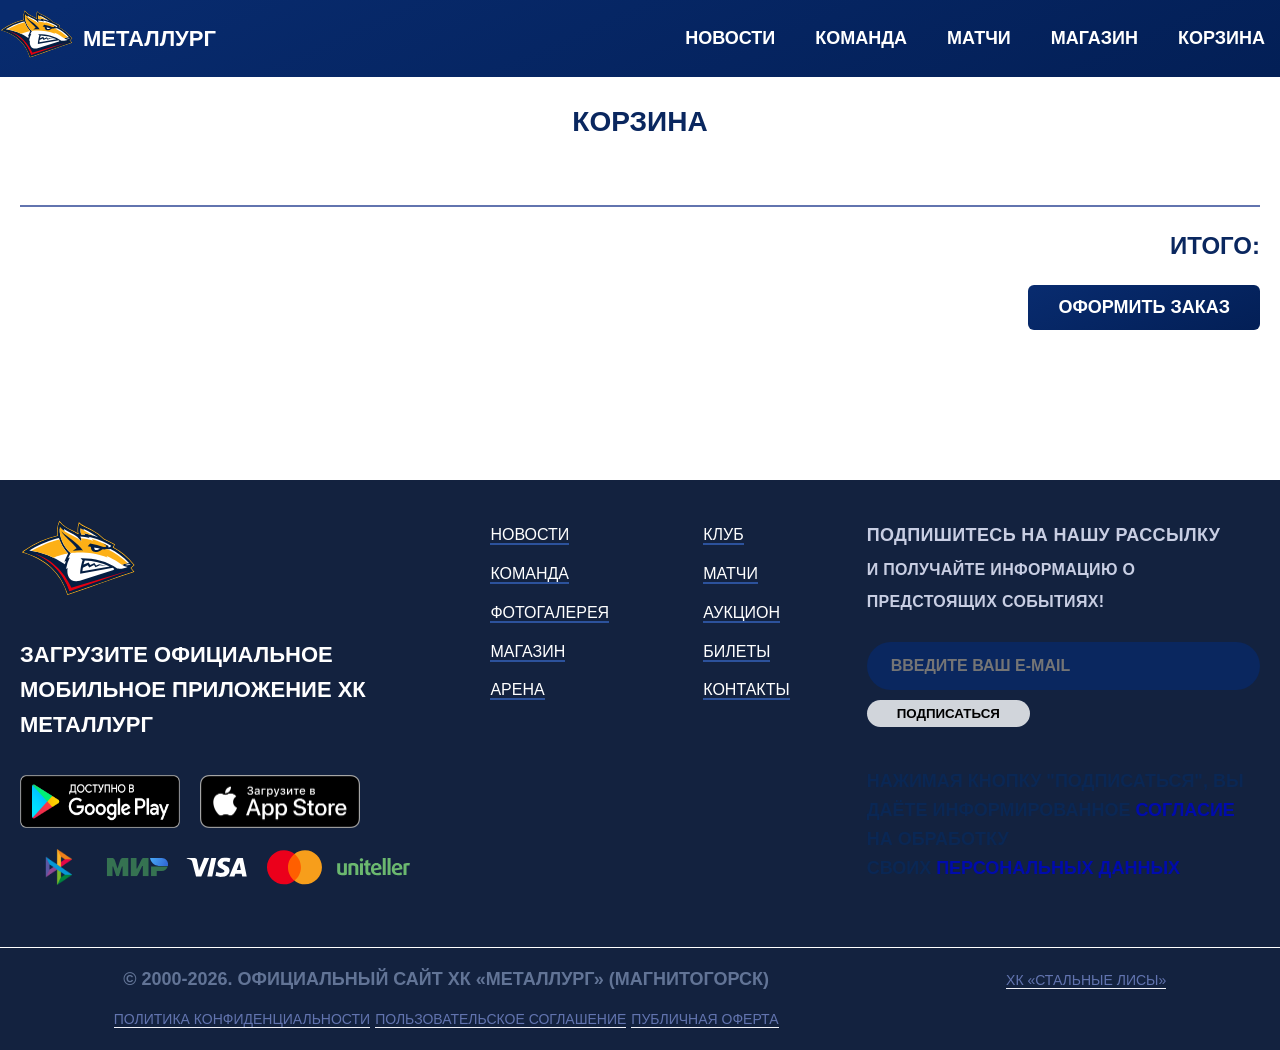
<file: basket/basket.html>
<!DOCTYPE html>
<html lang="en">
  <head>
    <meta charset="UTF-8" />
    <meta name="viewport" content="width=device-width, initial-scale=1.0" />
    <title>ХК "Металург"</title>

    <link rel="shortcut icon" href="/img/logo.ico" type="image/x-icon" />

    <link rel="stylesheet" href="basket.css" />
  </head>
  <body>
    <header class="main-header">
      <div class="container header-container">
        <div class="logo-block">
          <a href="../index.html"
            ><img
              src="../img/logo.svg"
              width="73"
              height="48"
              alt=""
              class="logo"
          /></a>
          <span class="logo-text">МЕТАЛЛУРГ</span>
        </div>

        <input type="checkbox" id="toggle-btn" />
        <label for="toggle-btn">
          <span></span>
        </label>

        <nav>
          <ul class="listNav">
            <li class="itemList"><a href="../index.html">Новости</a></li>
            <li class="itemList"><a href="../team/team.html">Команда</a></li>
            <li class="itemList"><a href="../match/match.html">Матчи</a></li>
            <li class="itemList"><a href="../store/store.html">Магазин</a></li>
            <li class="itemList"><a href="/">Корзина</a></li>
          </ul>
        </nav>
      </div>
    </header>

    <main>
      <section class="cart-section">
  <div class="container">
    <h2 class="section-title">Корзина</h2>
    <div class="cart-items">
      
      
      
    </div>

    
    <div class="cart-total">
      <h3 class="total-sum">Итого: </h3>
      <button class="checkout-btn">Оформить заказ</button>
    </div>
  </div>
</section>

    </main>

    <footer class="footer">
      <div class="footer-container">
        <!-- Левая колонка: Лого и Приложения -->
        <div class="footer-brand">
          <img
            src="../img/logo.svg"
            alt="Logo"
            width="116"
            height="76"
            class="footer-logo"
          />
          <p class="brand-text">
            ЗАГРУЗИТЕ ОФИЦИАЛЬНОЕ МОБИЛЬНОЕ ПРИЛОЖЕНИЕ ХК МЕТАЛЛУРГ
          </p>
          <div class="app-buttons">
            <a
              href="https://play.google.com/store/apps/details?id=ru.xpage.mobile.metallurg"
              target="_blank"
              class="google"
              ><img
                src="../img/google-play.png"
                width="160"
                height="53"
                alt="Google Play"
            /></a>
            <a
              href="https://apps.apple.com/us/app/%D1%85%D0%BA-%D0%BC%D0%B5%D1%82%D0%B0%D0%BB%D0%BB%D1%83%D1%80%D0%B3/id6744395595"
              target="_blank"
              ><img
                src="../img/app-store.png"
                width="160"
                height="53"
                alt="App Store"
            /></a>
          </div>
          <div class="payment-icons">
            <a href="https://sbp.nspk.ru/" target="_blank"
              ><img src="../img/sbp.png" width="74" height="62" alt="Мир"
            /></a>
            <a href="https://uniteller.ru/" target="_blank"
              ><img src="../img/mir.svg" width="74" height="62" alt="Мир"
            /></a>
            <a href="https://uniteller.ru/" target="_blank"
              ><img src="../img/visa.svg" width="74" height="62" alt="Visa"
            /></a>
            <a href="https://uniteller.ru/" target="_blank"
              ><img
                src="../img/mastercard.svg"
                width="74"
                height="62"
                alt="Mastercard"
            /></a>
            <a href="https://uniteller.ru/" target="_blank"
              ><img
                src="../img/uniteller.svg"
                width="74"
                height="62"
                alt="Mastercard"
            /></a>
          </div>
        </div>

        <nav class="footer-nav">
          <ul class="nav-list">
            <li><a href="#">Новости</a></li>
            <li><a href="#">Команда</a></li>
            <li><a href="#">Фотогалерея</a></li>
            <li><a href="#">Магазин</a></li>
            <li><a href="#">Арена</a></li>
          </ul>
          <ul class="nav-list">
            <li><a href="#">Клуб</a></li>
            <li><a href="#">Матчи</a></li>
            <li><a href="#">Аукцион</a></li>
            <li><a href="#">Билеты</a></li>
            <li><a href="#">Контакты</a></li>
          </ul>
        </nav>

        <div class="footer-subscribe">
          <h3>Подпишитесь на нашу рассылку</h3>
          <p>и получайте информацию о предстоящих событиях!</p>
          <form class="subscribe-form">
            <input type="email" placeholder="Введите ваш e-mail" />
            <button type="submit">ПОДПИСАТЬСЯ</button>
          </form>

          <span class="text-footer">
            Нажимая кнопку "Подписаться", Вы даёте информированное
            <span class="bold">согласие</span> на обработку<br />
            своих <span class="bold">персональных данных</span>
          </span>
        </div>
      </div>

      <div class="info-footer">
        <div>
          <p>© 2000-2026. Официальный сайт ХК «Металлург» (Магнитогорск)</p>

          <a
            href="https://metallurg.ru/upload/modules/xpage.settings/9e9/6fr0n2tbo2uhag11tm69w61l91g4jjwk/%D0%9F%D0%9E%D0%9B%D0%98%D0%A2%D0%98%D0%9A%D0%90_%D0%9A%D0%9E%D0%9D%D0%A4%D0%98%D0%94%D0%95%D0%9D%D0%A6%D0%98%D0%90%D0%9B%D0%AC%D0%9D%D0%9E%D0%A1%D0%A2%D0%98_%D0%90%D0%9D%D0%9E_%D0%A5%D0%9A%D0%9C.pdf"
            target="_blank"
            class="link"
            >Политика конфиденциальности</a
          >

          <a
            href="https://metallurg.ru/upload/modules/xpage.settings/e9b/rfgg61vh53rtmilmlkfkwrv2vg0e5y5q/%D0%9F%D0%BE%D0%BB%D1%8C%D0%B7%D0%BE%D0%B2%D0%B0%D1%82%D0%B5%D0%BB%D1%8C%D1%81%D0%BA%D0%BE%D0%B5_%D1%81%D0%BE%D0%B3%D0%BB%D0%B0%D1%88%D0%B5%D0%BD%D0%B8%D0%B5_%D0%90%D0%9D%D0%9E_%D0%A5%D0%9A%D0%9C.pdf"
            target="_blank"
            class="link"
            >Пользовательское соглашение</a
          >

          <a
            href="https://metallurg.ru/upload/modules/xpage.settings/a62/m5tzdfgqek2qt8snxfvxb0h06fpjk118/%D0%9F%D1%83%D0%B1%D0%BB%D0%B8%D1%87%D0%BD%D0%B0%D1%8F%20%D0%BE%D1%84%D0%B5%D1%80%D1%82%D0%B0%20%D0%90%D0%9D%D0%9E%20%D0%A5%D0%9A%D0%9C.pdf"
            target="_blank"
            class="link"
            >Публичная оферта</a
          >
        </div>

        <div>
          <p>
            <a href="https://mhl.metallurg.ru/" target="_blank" class="link"
              >ХК «Стальные лисы»</a
            >
          </p>
        </div>
      </div>
    </footer>


    <script src="basket.js"></script>

  </body>
</html>
</file>
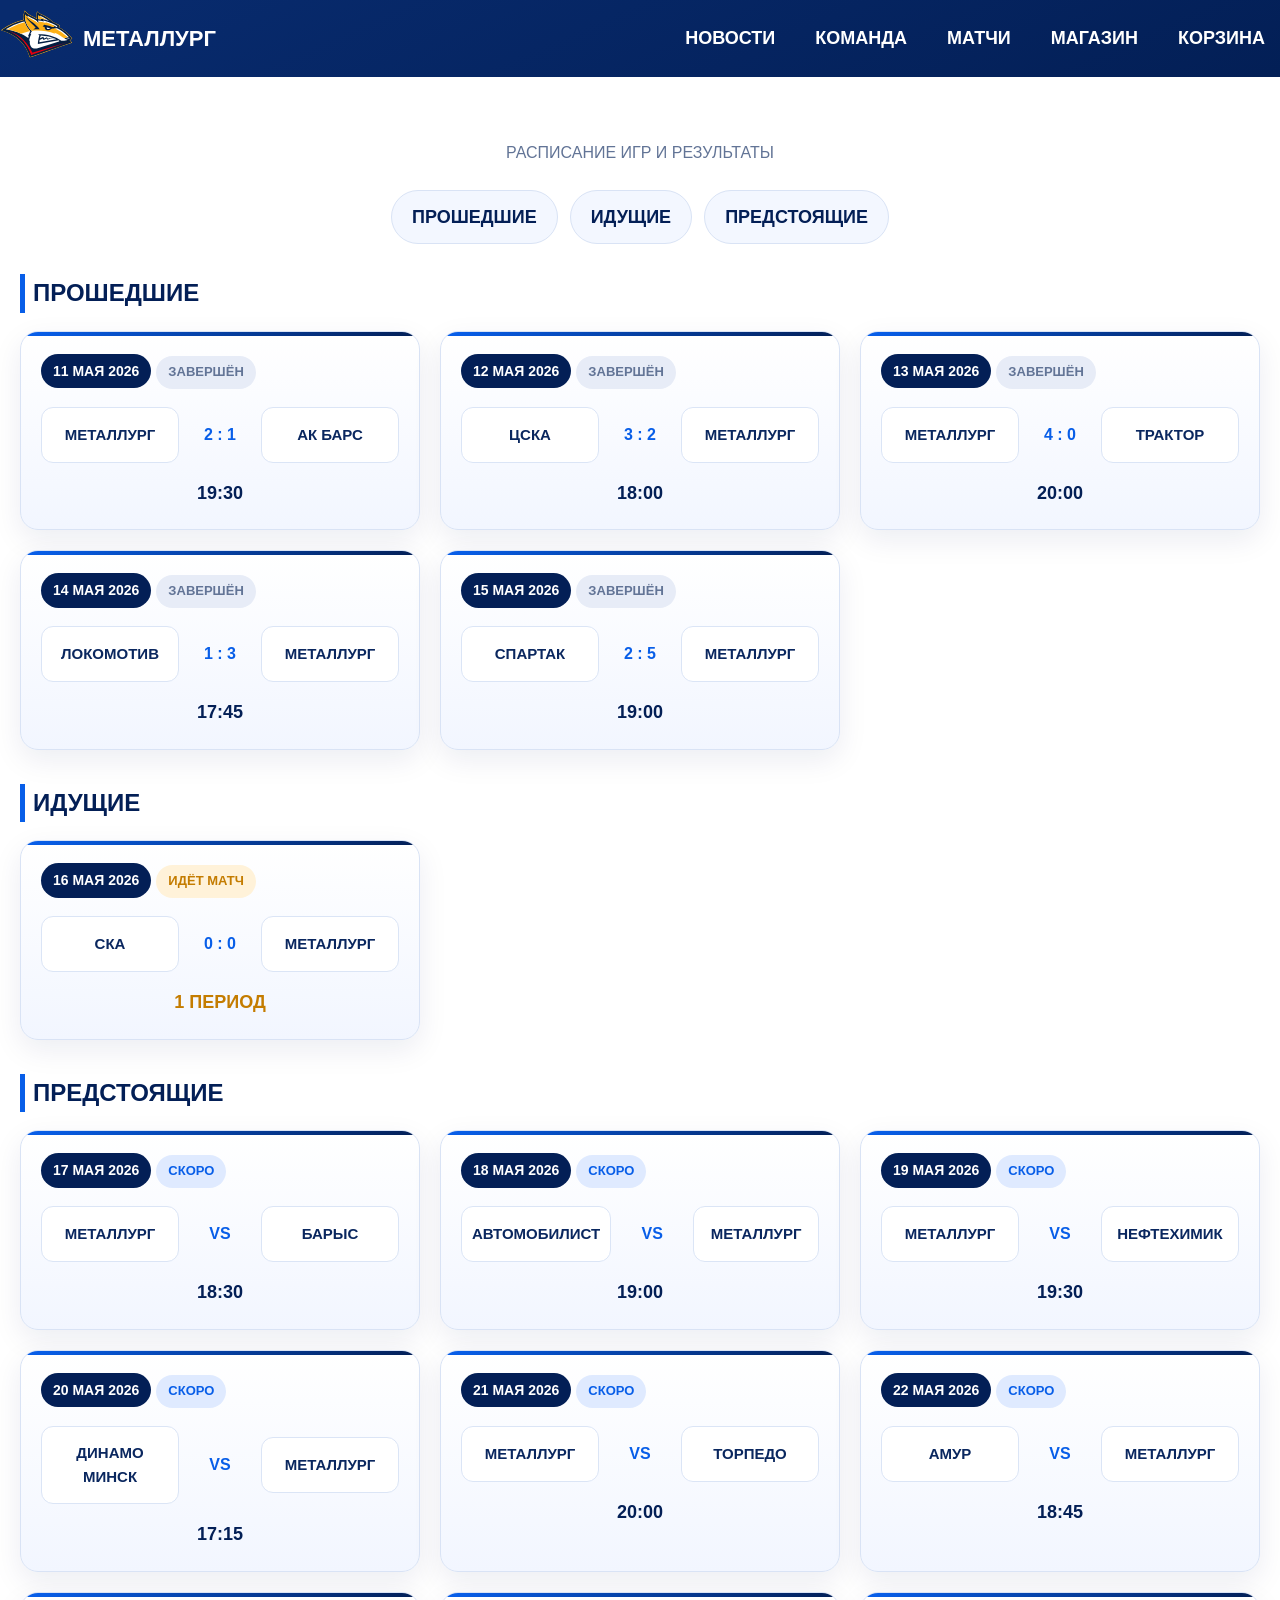
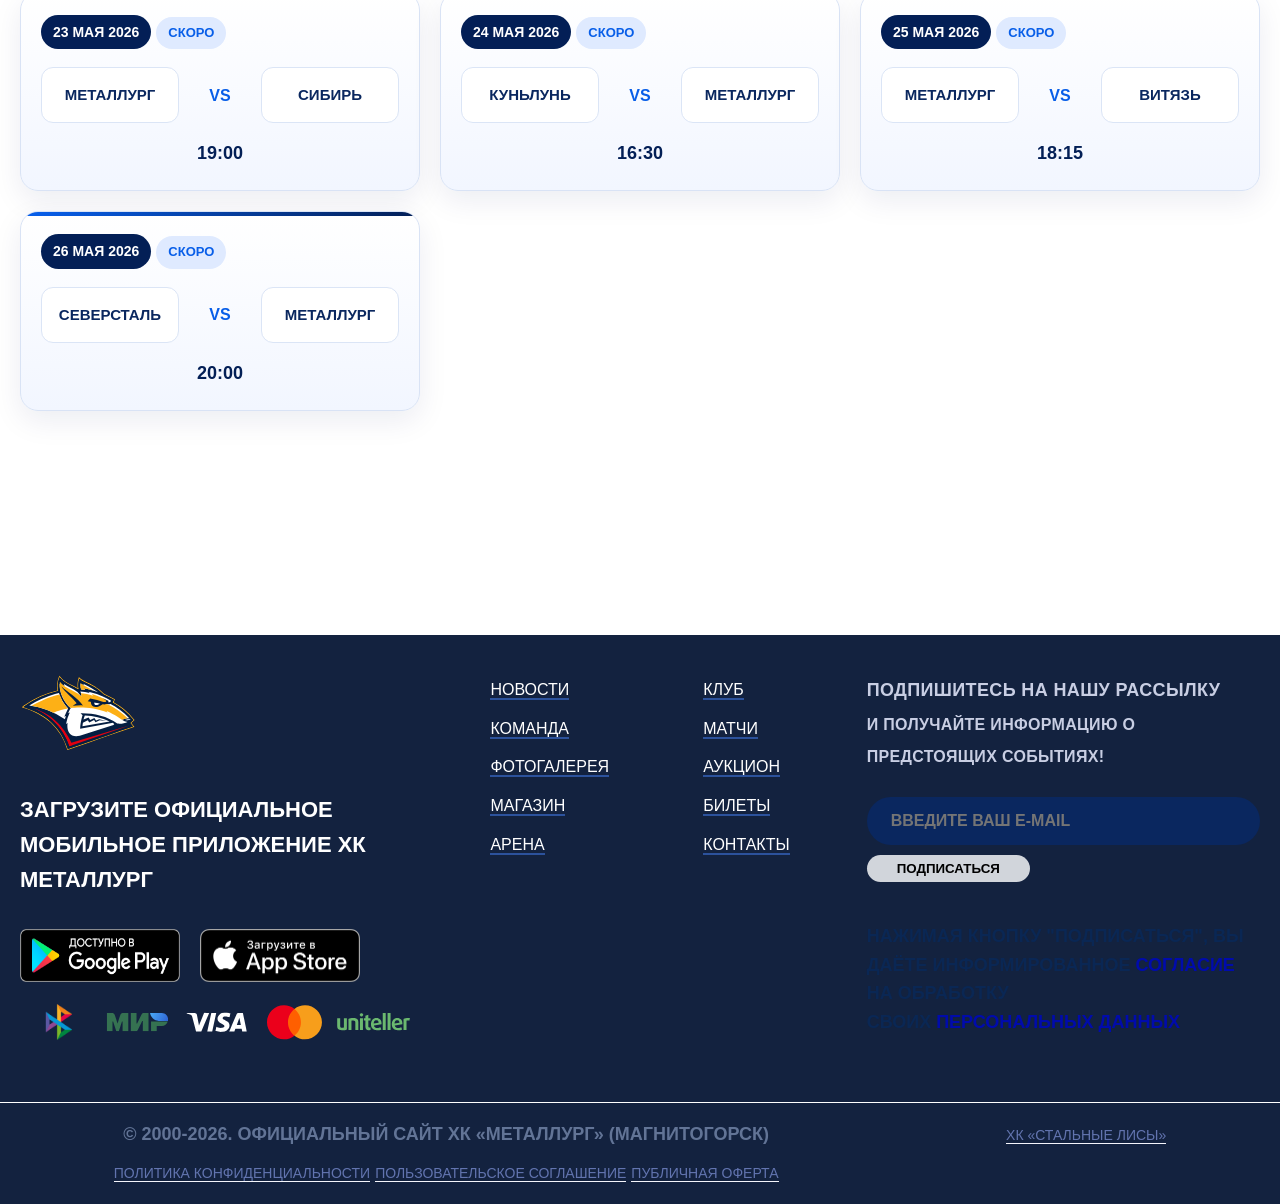
<file: match/match.html>
<!DOCTYPE html>
<html lang="en">
  <head>
    <meta charset="UTF-8" />
    <meta name="viewport" content="width=device-width, initial-scale=1.0" />
    <title>ХК "Металург"</title>

    <link rel="shortcut icon" href="/img/logo.ico" type="image/x-icon" />

    <link rel="stylesheet" href="match.css" />
  </head>
  <body>
    <header class="main-header">
      <div class="container header-container">
        <div class="logo-block">
          <a href="../index.html"
            ><img
              src="../img/logo.svg"
              width="73"
              height="48"
              alt=""
              class="logo"
          /></a>
          <span class="logo-text">МЕТАЛЛУРГ</span>
        </div>

        <input type="checkbox" id="toggle-btn" />
        <label for="toggle-btn">
          <span></span>
        </label>

        <nav>
          <ul class="listNav">
            <li class="itemList"><a href="../index.html">Новости</a></li>
            <li class="itemList"><a href="../team/team.html">Команда</a></li>
            <li class="itemList"><a href="./match.html">Матчи</a></li>
            <li class="itemList"><a href="../store/store.html">Магазин</a></li>
            <li class="itemList"><a href="../basket/basket.html">Корзина</a></li>
          </ul>
        </nav>
      </div>
    </header>

    <main>
      <section class="hockey-matches">
        <div class="container">
          <div class="matches-head">
            <!-- <h2 class="matches-title">Матчи по хоккею</h2> -->
            <p class="matches-subtitle">Расписание игр и результаты</p>
          </div>

          <nav class="matches-nav">
            <a href="#past" class="matches-nav__link">Прошедшие</a>
            <a href="#live" class="matches-nav__link">Идущие</a>
            <a href="#upcoming" class="matches-nav__link">Предстоящие</a>
          </nav>

          <div class="matches-section" id="past">
            <h3 class="matches-section__title">Прошедшие</h3>
            <div class="matches-grid">
              <article class="match-card match-card--past">
                <div class="match-date">11 мая 2026</div>
                <div class="match-status match-status--past">Завершён</div>
                <div class="match-teams">
                  <div class="team">Металлург</div>
                  <div class="match-vs">2 : 1</div>
                  <div class="team">Ак Барс</div>
                </div>
                <div class="match-time">19:30</div>
              </article>

              <article class="match-card match-card--past">
                <div class="match-date">12 мая 2026</div>
                <div class="match-status match-status--past">Завершён</div>
                <div class="match-teams">
                  <div class="team">ЦСКА</div>
                  <div class="match-vs">3 : 2</div>
                  <div class="team">Металлург</div>
                </div>
                <div class="match-time">18:00</div>
              </article>

              <article class="match-card match-card--past">
                <div class="match-date">13 мая 2026</div>
                <div class="match-status match-status--past">Завершён</div>
                <div class="match-teams">
                  <div class="team">Металлург</div>
                  <div class="match-vs">4 : 0</div>
                  <div class="team">Трактор</div>
                </div>
                <div class="match-time">20:00</div>
              </article>

              <article class="match-card match-card--past">
                <div class="match-date">14 мая 2026</div>
                <div class="match-status match-status--past">Завершён</div>
                <div class="match-teams">
                  <div class="team">Локомотив</div>
                  <div class="match-vs">1 : 3</div>
                  <div class="team">Металлург</div>
                </div>
                <div class="match-time">17:45</div>
              </article>

              <article class="match-card match-card--past">
                <div class="match-date">15 мая 2026</div>
                <div class="match-status match-status--past">Завершён</div>
                <div class="match-teams">
                  <div class="team">Спартак</div>
                  <div class="match-vs">2 : 5</div>
                  <div class="team">Металлург</div>
                </div>
                <div class="match-time">19:00</div>
              </article>
            </div>
          </div>

          <div class="matches-section" id="live">
            <h3 class="matches-section__title">Идущие</h3>
            <div class="matches-grid">
             

              <article class="match-card match-card--live">
                <div class="match-date">16 мая 2026</div>
                <div class="match-status match-status--live">Идёт матч</div>
                <div class="match-teams">
                  <div class="team">СКА</div>
                  <div class="match-vs">0 : 0</div>
                  <div class="team">Металлург</div>
                </div>
                <div class="match-time">1 период</div>
              </article>

             
            </div>
          </div>

          <div class="matches-section" id="upcoming">
            <h3 class="matches-section__title">Предстоящие</h3>
            <div class="matches-grid">
              <article class="match-card match-card--upcoming">
                <div class="match-date">17 мая 2026</div>
                <div class="match-status match-status--upcoming">Скоро</div>
                <div class="match-teams">
                  <div class="team">Металлург</div>
                  <div class="match-vs">VS</div>
                  <div class="team">Барыс</div>
                </div>
                <div class="match-time">18:30</div>
              </article>

              <article class="match-card match-card--upcoming">
                <div class="match-date">18 мая 2026</div>
                <div class="match-status match-status--upcoming">Скоро</div>
                <div class="match-teams">
                  <div class="team">Автомобилист</div>
                  <div class="match-vs">VS</div>
                  <div class="team">Металлург</div>
                </div>
                <div class="match-time">19:00</div>
              </article>

              <article class="match-card match-card--upcoming">
                <div class="match-date">19 мая 2026</div>
                <div class="match-status match-status--upcoming">Скоро</div>
                <div class="match-teams">
                  <div class="team">Металлург</div>
                  <div class="match-vs">VS</div>
                  <div class="team">Нефтехимик</div>
                </div>
                <div class="match-time">19:30</div>
              </article>

              <article class="match-card match-card--upcoming">
                <div class="match-date">20 мая 2026</div>
                <div class="match-status match-status--upcoming">Скоро</div>
                <div class="match-teams">
                  <div class="team">Динамо Минск</div>
                  <div class="match-vs">VS</div>
                  <div class="team">Металлург</div>
                </div>
                <div class="match-time">17:15</div>
              </article>

              <article class="match-card match-card--upcoming">
                <div class="match-date">21 мая 2026</div>
                <div class="match-status match-status--upcoming">Скоро</div>
                <div class="match-teams">
                  <div class="team">Металлург</div>
                  <div class="match-vs">VS</div>
                  <div class="team">Торпедо</div>
                </div>
                <div class="match-time">20:00</div>
              </article>

              <article class="match-card match-card--upcoming">
                <div class="match-date">22 мая 2026</div>
                <div class="match-status match-status--upcoming">Скоро</div>
                <div class="match-teams">
                  <div class="team">Амур</div>
                  <div class="match-vs">VS</div>
                  <div class="team">Металлург</div>
                </div>
                <div class="match-time">18:45</div>
              </article>

              <article class="match-card match-card--upcoming">
                <div class="match-date">23 мая 2026</div>
                <div class="match-status match-status--upcoming">Скоро</div>
                <div class="match-teams">
                  <div class="team">Металлург</div>
                  <div class="match-vs">VS</div>
                  <div class="team">Сибирь</div>
                </div>
                <div class="match-time">19:00</div>
              </article>

              <article class="match-card match-card--upcoming">
                <div class="match-date">24 мая 2026</div>
                <div class="match-status match-status--upcoming">Скоро</div>
                <div class="match-teams">
                  <div class="team">Куньлунь</div>
                  <div class="match-vs">VS</div>
                  <div class="team">Металлург</div>
                </div>
                <div class="match-time">16:30</div>
              </article>

              <article class="match-card match-card--upcoming">
                <div class="match-date">25 мая 2026</div>
                <div class="match-status match-status--upcoming">Скоро</div>
                <div class="match-teams">
                  <div class="team">Металлург</div>
                  <div class="match-vs">VS</div>
                  <div class="team">Витязь</div>
                </div>
                <div class="match-time">18:15</div>
              </article>

              <article class="match-card match-card--upcoming">
                <div class="match-date">26 мая 2026</div>
                <div class="match-status match-status--upcoming">Скоро</div>
                <div class="match-teams">
                  <div class="team">Северсталь</div>
                  <div class="match-vs">VS</div>
                  <div class="team">Металлург</div>
                </div>
                <div class="match-time">20:00</div>
              </article>
            </div>
          </div>
        </div>
      </section>
    </main>

    <footer class="footer">
      <div class="footer-container">
        <!-- Левая колонка: Лого и Приложения -->
        <div class="footer-brand">
          <img
            src="../img/logo.svg"
            alt="Logo"
            width="116"
            height="76"
            class="footer-logo"
          />
          <p class="brand-text">
            ЗАГРУЗИТЕ ОФИЦИАЛЬНОЕ МОБИЛЬНОЕ ПРИЛОЖЕНИЕ ХК МЕТАЛЛУРГ
          </p>
          <div class="app-buttons">
            <a
              href="https://play.google.com/store/apps/details?id=ru.xpage.mobile.metallurg"
              target="_blank"
              class="google"
              ><img
                src="../img/google-play.png"
                width="160"
                height="53"
                alt="Google Play"
            /></a>
            <a
              href="https://apps.apple.com/us/app/%D1%85%D0%BA-%D0%BC%D0%B5%D1%82%D0%B0%D0%BB%D0%BB%D1%83%D1%80%D0%B3/id6744395595"
              target="_blank"
              ><img
                src="../img/app-store.png"
                width="160"
                height="53"
                alt="App Store"
            /></a>
          </div>
          <div class="payment-icons">
            <a href="https://sbp.nspk.ru/" target="_blank"
              ><img src="../img/sbp.png" width="74" height="62" alt="Мир"
            /></a>
            <a href="https://uniteller.ru/" target="_blank"
              ><img src="../img/mir.svg" width="74" height="62" alt="Мир"
            /></a>
            <a href="https://uniteller.ru/" target="_blank"
              ><img src="../img/visa.svg" width="74" height="62" alt="Visa"
            /></a>
            <a href="https://uniteller.ru/" target="_blank"
              ><img
                src="../img/mastercard.svg"
                width="74"
                height="62"
                alt="Mastercard"
            /></a>
            <a href="https://uniteller.ru/" target="_blank"
              ><img
                src="../img/uniteller.svg"
                width="74"
                height="62"
                alt="Mastercard"
            /></a>
          </div>
        </div>

        <nav class="footer-nav">
          <ul class="nav-list">
            <li><a href="#">Новости</a></li>
            <li><a href="#">Команда</a></li>
            <li><a href="#">Фотогалерея</a></li>
            <li><a href="#">Магазин</a></li>
            <li><a href="#">Арена</a></li>
          </ul>
          <ul class="nav-list">
            <li><a href="#">Клуб</a></li>
            <li><a href="#">Матчи</a></li>
            <li><a href="#">Аукцион</a></li>
            <li><a href="#">Билеты</a></li>
            <li><a href="#">Контакты</a></li>
          </ul>
        </nav>

        <div class="footer-subscribe">
          <h3>Подпишитесь на нашу рассылку</h3>
          <p>и получайте информацию о предстоящих событиях!</p>
          <form class="subscribe-form">
            <input type="email" placeholder="Введите ваш e-mail" />
            <button type="submit">ПОДПИСАТЬСЯ</button>
          </form>

          <span class="text-footer">
            Нажимая кнопку "Подписаться", Вы даёте информированное
            <span class="bold">согласие</span> на обработку<br />
            своих <span class="bold">персональных данных</span>
          </span>
        </div>
      </div>

      <div class="info-footer">
        <div>
          <p>© 2000-2026. Официальный сайт ХК «Металлург» (Магнитогорск)</p>

          <a
            href="https://metallurg.ru/upload/modules/xpage.settings/9e9/6fr0n2tbo2uhag11tm69w61l91g4jjwk/%D0%9F%D0%9E%D0%9B%D0%98%D0%A2%D0%98%D0%9A%D0%90_%D0%9A%D0%9E%D0%9D%D0%A4%D0%98%D0%94%D0%95%D0%9D%D0%A6%D0%98%D0%90%D0%9B%D0%AC%D0%9D%D0%9E%D0%A1%D0%A2%D0%98_%D0%90%D0%9D%D0%9E_%D0%A5%D0%9A%D0%9C.pdf"
            target="_blank"
            class="link"
            >Политика конфиденциальности</a
          >

          <a
            href="https://metallurg.ru/upload/modules/xpage.settings/e9b/rfgg61vh53rtmilmlkfkwrv2vg0e5y5q/%D0%9F%D0%BE%D0%BB%D1%8C%D0%B7%D0%BE%D0%B2%D0%B0%D1%82%D0%B5%D0%BB%D1%8C%D1%81%D0%BA%D0%BE%D0%B5_%D1%81%D0%BE%D0%B3%D0%BB%D0%B0%D1%88%D0%B5%D0%BD%D0%B8%D0%B5_%D0%90%D0%9D%D0%9E_%D0%A5%D0%9A%D0%9C.pdf"
            target="_blank"
            class="link"
            >Пользовательское соглашение</a
          >

          <a
            href="https://metallurg.ru/upload/modules/xpage.settings/a62/m5tzdfgqek2qt8snxfvxb0h06fpjk118/%D0%9F%D1%83%D0%B1%D0%BB%D0%B8%D1%87%D0%BD%D0%B0%D1%8F%20%D0%BE%D1%84%D0%B5%D1%80%D1%82%D0%B0%20%D0%90%D0%9D%D0%9E%20%D0%A5%D0%9A%D0%9C.pdf"
            target="_blank"
            class="link"
            >Публичная оферта</a
          >
        </div>

        <div>
          <p>
            <a href="https://mhl.metallurg.ru/" target="_blank" class="link"
              >ХК «Стальные лисы»</a
            >
          </p>
        </div>
      </div>
    </footer>
  </body>
</html>
</file>
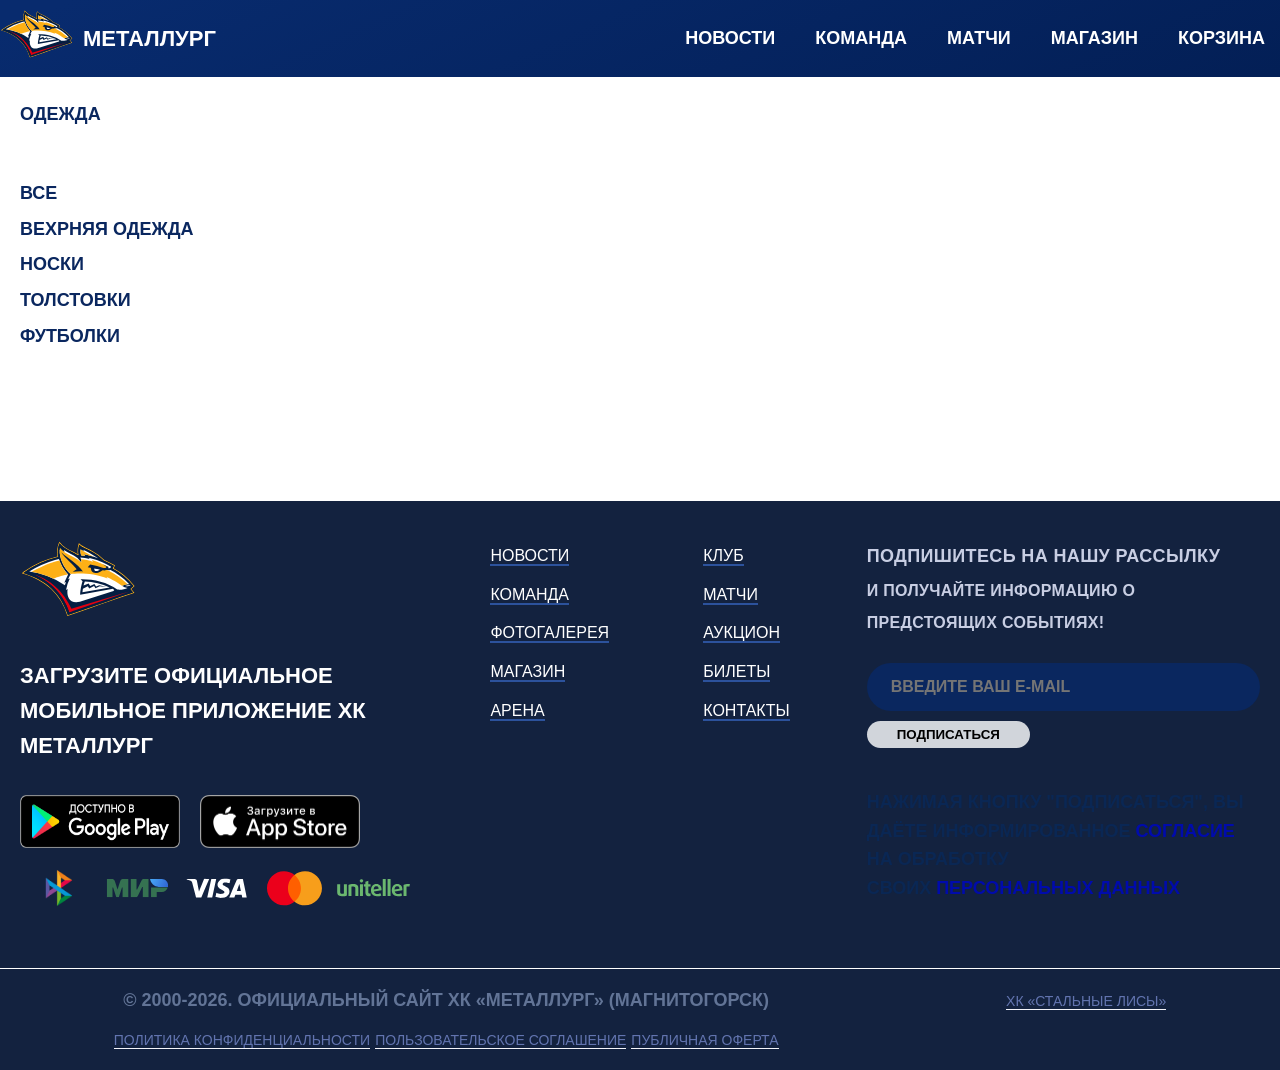
<file: store/store.html>
<!DOCTYPE html>
<html lang="en">
<head>
    <meta charset="UTF-8">
    <meta name="viewport" content="width=device-width, initial-scale=1.0">
    <title>Магазин</title>
    <link rel="shortcut icon" href="../img/logo.ico" type="image/x-icon">

    <link rel="stylesheet" href="store.css">
</head>
<body>

    <header class="main-header">
        <div class="container header-container">
            <div class="logo-block">
                <a href="../index.html"><img src="../img/logo.svg" width="73" height="48" alt="" class="logo"></a>
                <span class="logo-text">МЕТАЛЛУРГ</span>
            </div>

            

            
            <input type="checkbox" id="toggle-btn">
            <label for="toggle-btn">
                <span></span>
            </label>
            <nav>
                <ul class="listNav">
                    <li class="itemList"><a href="../index.html">Новости</a></li>
                    <li class="itemList"><a href="../team/team.html">Команда</a></li>
                    <li class="itemList"><a href="../match/match.html">Матчи</a></li>
                    <li class="itemList"><a href="../store/store.html">Магазин</a></li>
                    <li class="itemList"><a href="../basket/basket.html">Корзина</a></li>
                </ul>
            </nav>
        </div>
    </header>


    
        <main>


            <div class="container">одежда</div>

            <section class="shop">

                <div class="container cloth">

                    <ul class="list">

                        <li class="itemCloth" data-value="all">Все</li>
                        <li class="itemCloth" data-value="upper">Вехрняя одежда</li>
                        <li class="itemCloth" data-value="socks">носки</li>
                        <li class="itemCloth" data-value="hoodies">толстовки</li>
                        <li class="itemCloth" data-value="shorts">футболки</li>

                    </ul>

                    <div class="container-item">

                        <!-- <div class="item">

                            <img src="/cloth/shorts2418.jpeg" alt="">
                            <p class="title">Футболка "Металлург" 2419</p>
                            <p class="price">1 390 ₽</p>
                            <button class="add-btn exists">


                                <div class="null">

                                    Добавить

                                </div>

                                <div class="exists">

                                    <p class="minus">-</p>
                                    <p class="quantity">1</p>
                                    <p class="plus">+</p>

                                </div>

                            </button>

                        </div> -->


                    </div>

                </div>

            </section>

            
        </main>


    <footer class="footer">
        <div class="footer-container">

            <!-- Левая колонка: Лого и Приложения -->
            <div class="footer-brand">
                <img src="/img/logo.svg" alt="Logo" width="116" height="76" class="footer-logo">
                <p class="brand-text">ЗАГРУЗИТЕ ОФИЦИАЛЬНОЕ МОБИЛЬНОЕ ПРИЛОЖЕНИЕ ХК МЕТАЛЛУРГ</p>
                <div class="app-buttons">
                    <a href="https://play.google.com/store/apps/details?id=ru.xpage.mobile.metallurg" target="_blank"
                        class="google"><img src="../img/google-play.png" width="160" height="53" alt="Google Play"></a>
                    <a href="https://apps.apple.com/us/app/%D1%85%D0%BA-%D0%BC%D0%B5%D1%82%D0%B0%D0%BB%D0%BB%D1%83%D1%80%D0%B3/id6744395595"
                        target="_blank"><img src="../img/app-store.png" width="160" height="53" alt="App Store"></a>
                </div>
                <div class="payment-icons">
                    <a href="https://sbp.nspk.ru/" target="_blank"><img src="../img/sbp.png" width="74" height="62"
                            alt="Мир"></a>
                    <a href="https://uniteller.ru/" target="_blank"><img src="../img/mir.svg" width="74" height="62"
                            alt="Мир"></a>
                    <a href="https://uniteller.ru/" target="_blank"><img src="../img/visa.svg" width="74" height="62"
                            alt="Visa"></a>
                    <a href="https://uniteller.ru/" target="_blank"><img src="../img/mastercard.svg" width="74" height="62"
                            alt="Mastercard"></a>
                    <a href="https://uniteller.ru/" target="_blank"><img src="../img/uniteller.svg" width="74" height="62"
                            alt="Mastercard"></a>
                </div>
            </div>


            <nav class="footer-nav">
                <ul class="nav-list">
                    <li><a href="#">Новости</a></li>
                    <li><a href="#">Команда</a></li>
                    <li><a href="#">Фотогалерея</a></li>
                    <li><a href="#">Магазин</a></li>
                    <li><a href="#">Арена</a></li>
                </ul>
                <ul class="nav-list">
                    <li><a href="#">Клуб</a></li>
                    <li><a href="#">Матчи</a></li>
                    <li><a href="#">Аукцион</a></li>
                    <li><a href="#">Билеты</a></li>
                    <li><a href="#">Контакты</a></li>
                </ul>
            </nav>


            <div class="footer-subscribe">
                <h3>Подпишитесь на нашу рассылку</h3>
                <p>и получайте информацию о предстоящих событиях!</p>
                <form class="subscribe-form">
                    <input type="email" placeholder="Введите ваш e-mail">
                    <button type="submit">ПОДПИСАТЬСЯ</button>
                </form>



                <span class="text-footer">
                    Нажимая кнопку "Подписаться", Вы даёте информированное <span class="bold">согласие</span>
                    на обработку<br> своих <span class="bold">персональных данных</span>
                </span>

            </div>

        </div>

        <div class="info-footer">

            <div>
                <p>
                    © 2000-2026. Официальный сайт ХК «Металлург» (Магнитогорск) </p>
                
                    <a href="https://metallurg.ru/upload/modules/xpage.settings/9e9/6fr0n2tbo2uhag11tm69w61l91g4jjwk/%D0%9F%D0%9E%D0%9B%D0%98%D0%A2%D0%98%D0%9A%D0%90_%D0%9A%D0%9E%D0%9D%D0%A4%D0%98%D0%94%D0%95%D0%9D%D0%A6%D0%98%D0%90%D0%9B%D0%AC%D0%9D%D0%9E%D0%A1%D0%A2%D0%98_%D0%90%D0%9D%D0%9E_%D0%A5%D0%9A%D0%9C.pdf" target="_blank" class="link">Политика конфиденциальности</a>

                    <a href="https://metallurg.ru/upload/modules/xpage.settings/e9b/rfgg61vh53rtmilmlkfkwrv2vg0e5y5q/%D0%9F%D0%BE%D0%BB%D1%8C%D0%B7%D0%BE%D0%B2%D0%B0%D1%82%D0%B5%D0%BB%D1%8C%D1%81%D0%BA%D0%BE%D0%B5_%D1%81%D0%BE%D0%B3%D0%BB%D0%B0%D1%88%D0%B5%D0%BD%D0%B8%D0%B5_%D0%90%D0%9D%D0%9E_%D0%A5%D0%9A%D0%9C.pdf" target="_blank" class="link">Пользовательское соглашение</a>

                    <a href="https://metallurg.ru/upload/modules/xpage.settings/a62/m5tzdfgqek2qt8snxfvxb0h06fpjk118/%D0%9F%D1%83%D0%B1%D0%BB%D0%B8%D1%87%D0%BD%D0%B0%D1%8F%20%D0%BE%D1%84%D0%B5%D1%80%D1%82%D0%B0%20%D0%90%D0%9D%D0%9E%20%D0%A5%D0%9A%D0%9C.pdf" target="_blank" class="link">Публичная оферта</a>
            </div>
            

            <div>
                <p>
                    
                
                    <a href="https://mhl.metallurg.ru/" target="_blank" class="link">ХК «Стальные лисы»</a>
            </div>

           

        </div>

    </footer>

    <script src="script.js"></script>
</body>
</html>
</file>
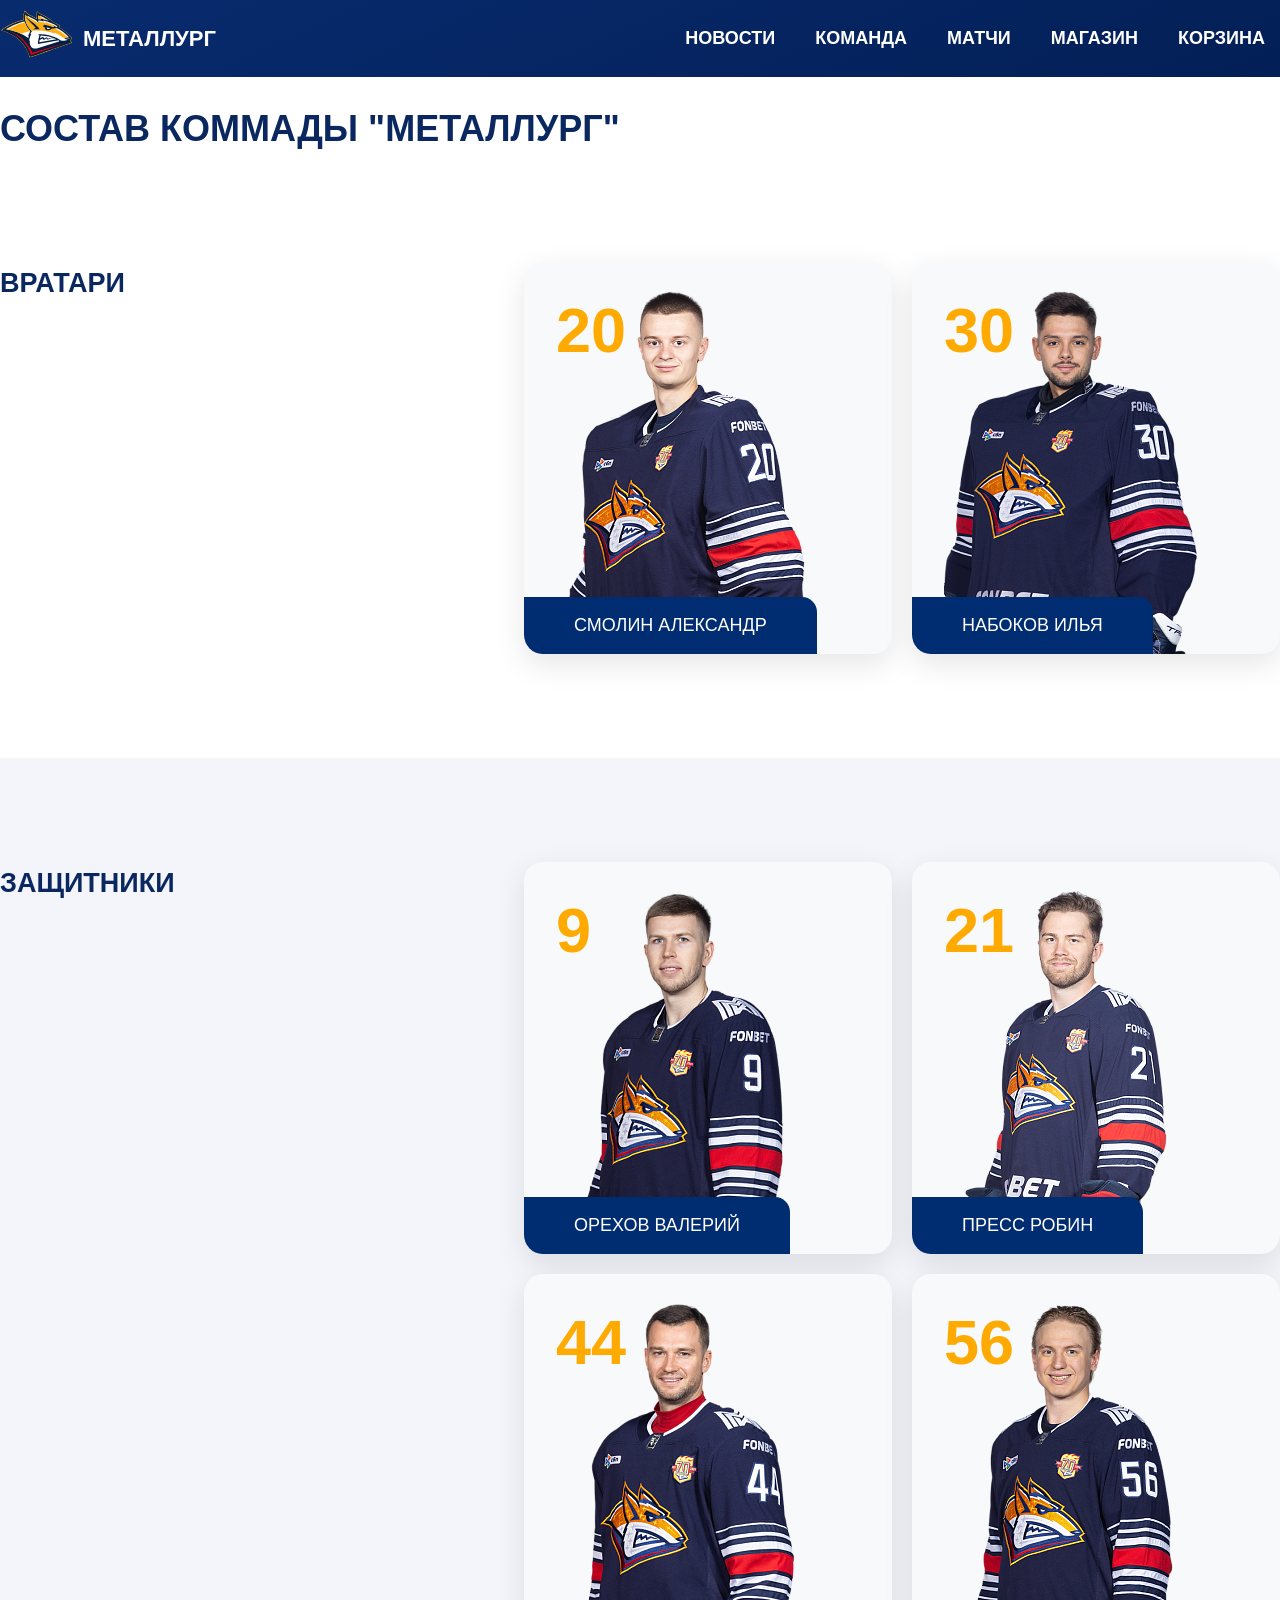
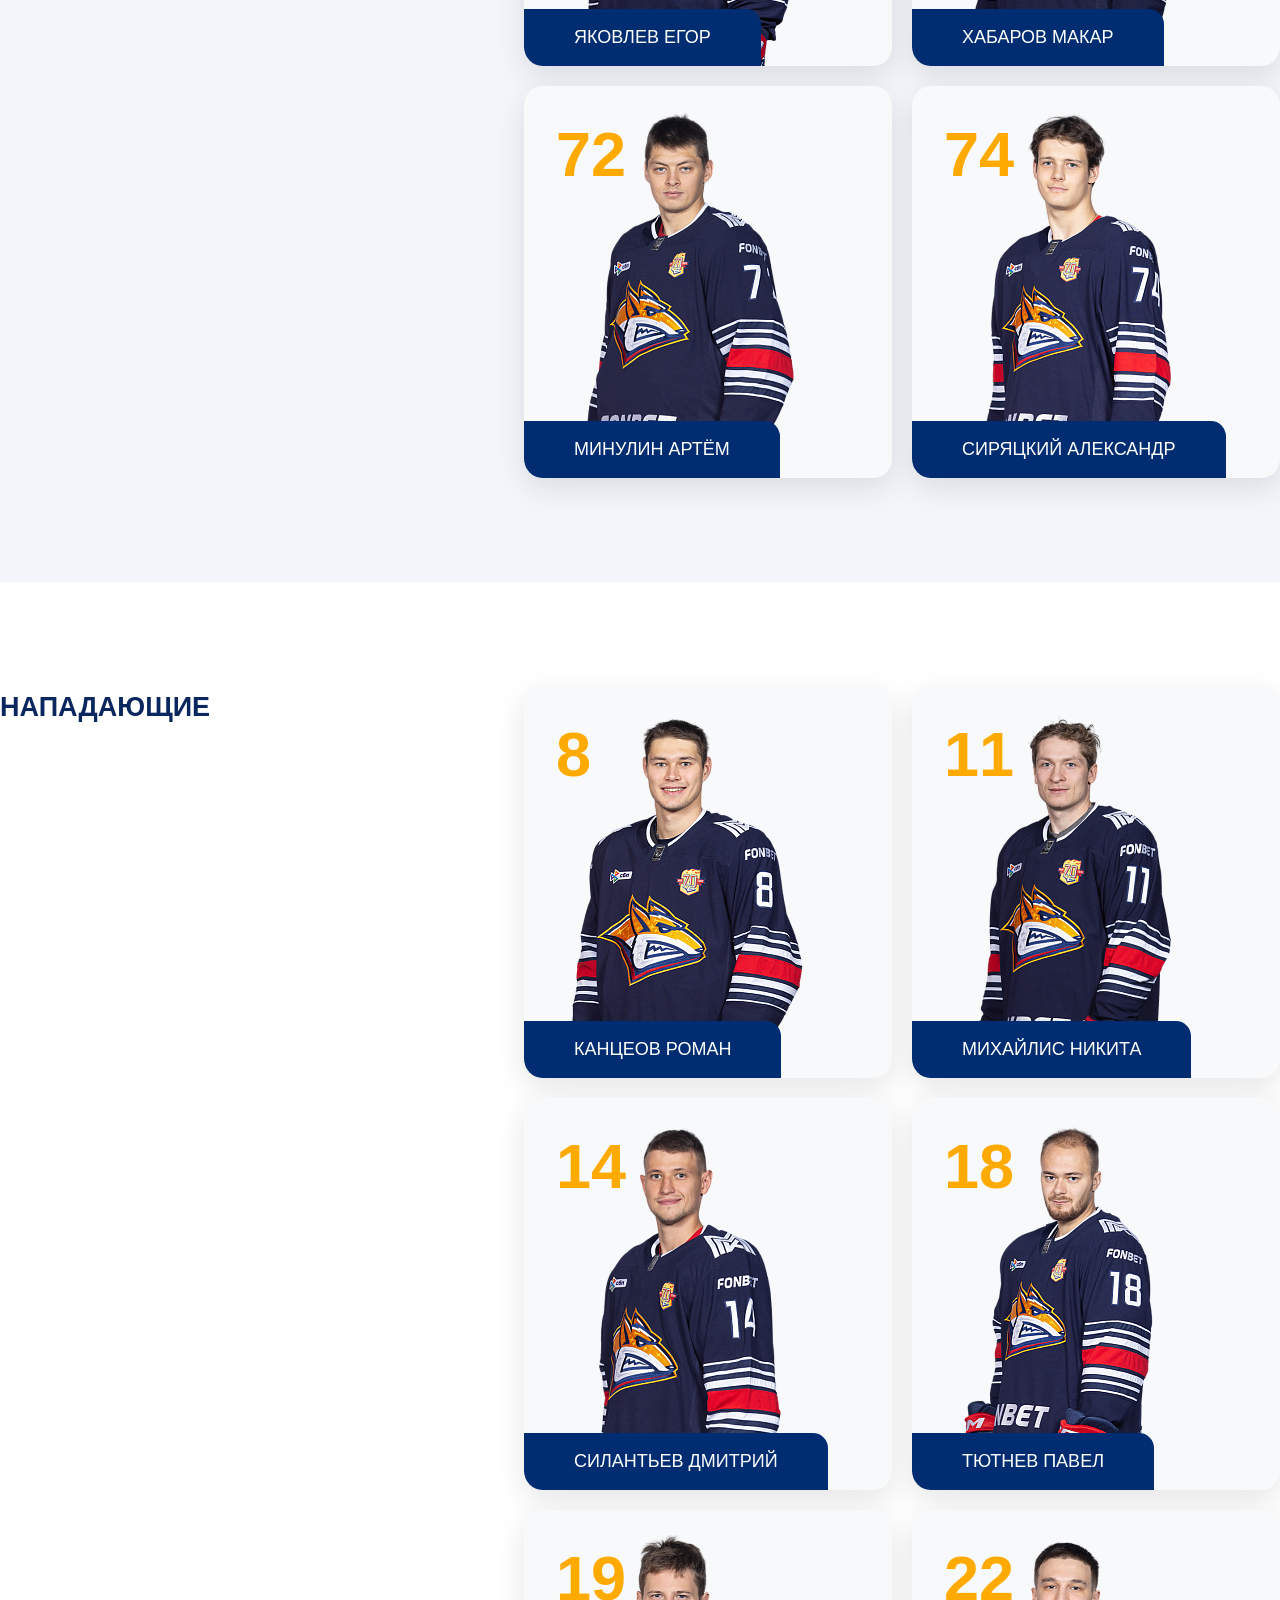
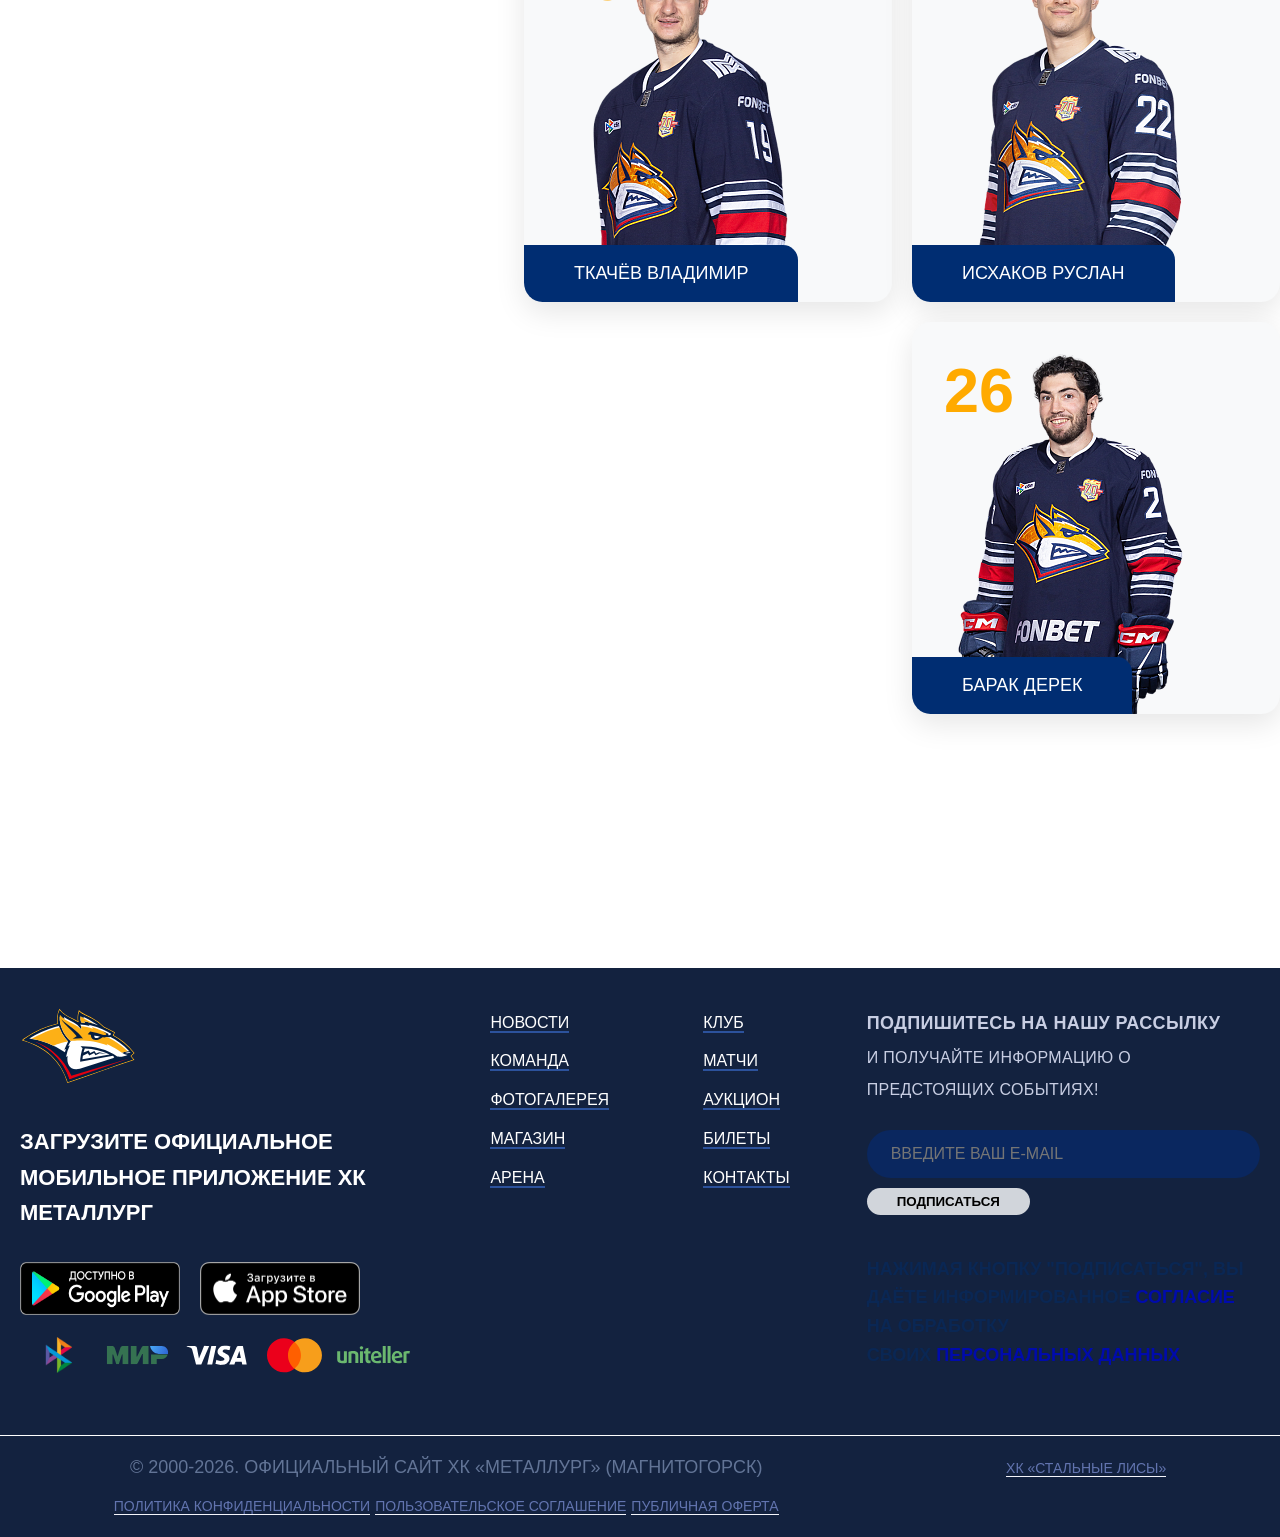
<file: team/team.html>
<!DOCTYPE html>
<html lang="en">

<head>
    <meta charset="UTF-8">
    <meta name="viewport" content="width=device-width, initial-scale=1.0">
    <title>Состав коммнады</title>

    <link rel="shortcut icon" href="../img/logo.ico" type="image/x-icon">
    <link rel="stylesheet" href="team.css">
</head>

<body>

    <header class="main-header">
        <div class="container header-container">
            <div class="logo-block">
                <a href="../index.html"><img src="../img/logo.svg" width="73" height="48" alt="" class="logo"></a>
                <span class="logo-text">МЕТАЛЛУРГ</span>
            </div>


            <input type="checkbox" id="toggle-btn">
            <label for="toggle-btn">
                <span></span>
            </label>
            <nav>
                <ul class="listNav">
                    <li class="itemList"><a href="../index.html">Новости</a></li>
                    <li class="itemList"><a href="../team/team.html">Команда</a></li>
                    <li class="itemList"><a href="../match/match.html">Матчи</a></li>
                    <li class="itemList"><a href="../store/store.html">Магазин</a></li>
                    <li class="itemList"><a href="../basket/basket.html">Корзина</a></li>
                </ul>
            </nav>

        </div>
    </header>




    <main>

        <div class="container">
            <h1 class="titlefd">Состав коммады "МЕТАЛЛУРГ"</h1>
        </div>

        <section class="default">



            <div class="container pl">

                <h1 class="title">ВРАТАРИ</h1>

                <div class="container-players">



                    <div class="card">

                        <h1 class="number">20</h1>

                        <img src="../players/player1.png" alt="" class="player-photo">

                        <div class="player-info">Смолин Александр</div>

                    </div>

                    <div class="card">

                        <h1 class="number">30</h1>

                        <img src="../players/Набоков.png" alt="" class="player-photo">

                        <div class="player-info">Набоков Илья </div>

                    </div>




                </div>


            </div>





        </section>

        <section class="grey">



            <div class="container pl">

                <h1 class="title">защитники</h1>

                <div class="container-players">



                    <div class="card">

                        <h1 class="number">9</h1>

                        <img src="../players/Орехов.png" alt="" class="player-photo">

                        <div class="player-info">орехов валерий</div>

                    </div>

                    <div class="card">

                        <h1 class="number">21</h1>

                        <img src="../players/Пресс.png" alt="" class="player-photo">

                        <div class="player-info">пресс робин</div>

                    </div>

                    <div class="card">

                        <h1 class="number">44</h1>

                        <img src="../players/Яковлев.png" alt="" class="player-photo">

                        <div class="player-info">Яковлев егор</div>

                    </div>

                    <div class="card">

                        <h1 class="number">56</h1>

                        <img src="../players/Хабаров.png" alt="" class="player-photo">

                        <div class="player-info">ХАБАРОВ МАКАР</div>

                    </div>

                    <div class="card">

                        <h1 class="number">72</h1>

                        <img src="../players/Минулин.png" alt="" class="player-photo">

                        <div class="player-info">Минулин артём</div>

                    </div>

                    <div class="card">

                        <h1 class="number">74</h1>

                        <img src="../players/Сиряцкий.png" alt="" class="player-photo">

                        <div class="player-info">Сиряцкий Александр</div>

                    </div>




                </div>


            </div>





        </section>


        <section class="default">



            <div class="container pl">

                <h1 class="title">нападающие</h1>

                <div class="container-players">



                    <div class="card">

                        <h1 class="number">8</h1>

                        <img src="../players/Канцеров.png" alt="" class="player-photo">

                        <div class="player-info">Канцеов роман</div>

                    </div>

                    <div class="card">

                        <h1 class="number">11</h1>

                        <img src="../players/Михайлис.png" alt="" class="player-photo">

                        <div class="player-info">Михайлис никита</div>

                    </div>


                    <div class="card">

                        <h1 class="number">14</h1>

                        <img src="../players/Силантьев.png" alt="" class="player-photo">

                        <div class="player-info">Силантьев дмитрий</div>

                    </div>

                    <div class="card">

                        <h1 class="number">18</h1>

                        <img src="../players/Тютнев.png" alt="" class="player-photo">

                        <div class="player-info">Тютнев павел</div>

                    </div>


                    <div class="card">

                        <h1 class="number">19</h1>

                        <img src="../players/Ткачев.png" alt="" class="player-photo">

                        <div class="player-info">Ткачёв владимир</div>

                    </div>

                    <div class="card">

                        <h1 class="number">22</h1>

                        <img src="../players/Исхаков.png" alt="" class="player-photo">

                        <div class="player-info">Исхаков руслан</div>

                    </div>

                    <div class="card">

                        <h1 class="number">26</h1>

                        <img src="../players/Барак.png" alt="" class="player-photo">

                        <div class="player-info">Барак дерек</div>

                    </div>






                </div>


            </div>





        </section>




    </main>



    <footer class="footer">
        <div class="footer-container">

            <!-- Левая колонка: Лого и Приложения -->
            <div class="footer-brand">
                <img src="../img/logo.svg" alt="Logo" width="116" height="76" class="footer-logo">
                <p class="brand-text">ЗАГРУЗИТЕ ОФИЦИАЛЬНОЕ МОБИЛЬНОЕ ПРИЛОЖЕНИЕ ХК МЕТАЛЛУРГ</p>
                <div class="app-buttons">
                    <a href="https://play.google.com/store/apps/details?id=ru.xpage.mobile.metallurg" target="_blank"
                        class="google"><img src="../img/google-play.png" width="160" height="53" alt="Google Play"></a>
                    <a href="https://apps.apple.com/us/app/%D1%85%D0%BA-%D0%BC%D0%B5%D1%82%D0%B0%D0%BB%D0%BB%D1%83%D1%80%D0%B3/id6744395595"
                        target="_blank"><img src="../img/app-store.png" width="160" height="53" alt="App Store"></a>
                </div>
                <div class="payment-icons">
                    <a href="https://sbp.nspk.ru/" target="_blank"><img src="../img/sbp.png" width="74" height="62"
                            alt="Мир"></a>
                    <a href="https://uniteller.ru/" target="_blank"><img src="../img/mir.svg" width="74" height="62"
                            alt="Мир"></a>
                    <a href="https://uniteller.ru/" target="_blank"><img src="../img/visa.svg" width="74" height="62"
                            alt="Visa"></a>
                    <a href="https://uniteller.ru/" target="_blank"><img src="../img/mastercard.svg" width="74"
                            height="62" alt="Mastercard"></a>
                    <a href="https://uniteller.ru/" target="_blank"><img src="../img/uniteller.svg" width="74" height="62"
                            alt="Mastercard"></a>
                </div>
            </div>


            <nav class="footer-nav">
                <ul class="nav-list">
                    <li><a href="#">Новости</a></li>
                    <li><a href="#">Команда</a></li>
                    <li><a href="#">Фотогалерея</a></li>
                    <li><a href="#">Магазин</a></li>
                    <li><a href="#">Арена</a></li>
                </ul>
                <ul class="nav-list">
                    <li><a href="#">Клуб</a></li>
                    <li><a href="#">Матчи</a></li>
                    <li><a href="#">Аукцион</a></li>
                    <li><a href="#">Билеты</a></li>
                    <li><a href="#">Контакты</a></li>
                </ul>
            </nav>


            <div class="footer-subscribe">
                <h3>Подпишитесь на нашу рассылку</h3>
                <p>и получайте информацию о предстоящих событиях!</p>
                <form class="subscribe-form">
                    <input type="email" placeholder="Введите ваш e-mail">
                    <button type="submit">ПОДПИСАТЬСЯ</button>
                </form>



                <span class="text-footer">
                    Нажимая кнопку "Подписаться", Вы даёте информированное <span class="bold">согласие</span>
                    на обработку<br> своих <span class="bold">персональных данных</span>
                </span>

            </div>

        </div>

        <div class="info-footer">

            <div>
                <p>
                    © 2000-2026. Официальный сайт ХК «Металлург» (Магнитогорск) </p>

                <a href="https://metallurg.ru/upload/modules/xpage.settings/9e9/6fr0n2tbo2uhag11tm69w61l91g4jjwk/%D0%9F%D0%9E%D0%9B%D0%98%D0%A2%D0%98%D0%9A%D0%90_%D0%9A%D0%9E%D0%9D%D0%A4%D0%98%D0%94%D0%95%D0%9D%D0%A6%D0%98%D0%90%D0%9B%D0%AC%D0%9D%D0%9E%D0%A1%D0%A2%D0%98_%D0%90%D0%9D%D0%9E_%D0%A5%D0%9A%D0%9C.pdf"
                    target="_blank" class="link">Политика конфиденциальности</a>

                <a href="https://metallurg.ru/upload/modules/xpage.settings/e9b/rfgg61vh53rtmilmlkfkwrv2vg0e5y5q/%D0%9F%D0%BE%D0%BB%D1%8C%D0%B7%D0%BE%D0%B2%D0%B0%D1%82%D0%B5%D0%BB%D1%8C%D1%81%D0%BA%D0%BE%D0%B5_%D1%81%D0%BE%D0%B3%D0%BB%D0%B0%D1%88%D0%B5%D0%BD%D0%B8%D0%B5_%D0%90%D0%9D%D0%9E_%D0%A5%D0%9A%D0%9C.pdf"
                    target="_blank" class="link">Пользовательское соглашение</a>

                <a href="https://metallurg.ru/upload/modules/xpage.settings/a62/m5tzdfgqek2qt8snxfvxb0h06fpjk118/%D0%9F%D1%83%D0%B1%D0%BB%D0%B8%D1%87%D0%BD%D0%B0%D1%8F%20%D0%BE%D1%84%D0%B5%D1%80%D1%82%D0%B0%20%D0%90%D0%9D%D0%9E%20%D0%A5%D0%9A%D0%9C.pdf"
                    target="_blank" class="link">Публичная оферта</a>
            </div>


            <div>
                <p>


                    <a href="https://mhl.metallurg.ru/" target="_blank" class="link">ХК «Стальные лисы»</a>
            </div>



        </div>

    </footer>
</body>

</html>
</file>
<file: basket/basket.css>
* {
    margin: 0;
    padding: 0;
    box-sizing: border-box;
    list-style: none;
    text-decoration: none;
    text-transform: uppercase;
    font-weight: 700;
}

html {
    scroll-behavior: smooth;
}

body {
    font-family: Arial, sans-serif;
    font-size: 18px;
    line-height: 1.6;
    color: #0A275F;
}

/* ==================== Контейнер ==================== */
.container {
    max-width: 1500px;
    width: 100%;
    margin: 0 auto;
    padding: 0 20px;
}

/* ==================== Хедер ==================== */
.main-header {
    background: linear-gradient(335.97deg, #031F56 0.64%, #082B6E 95.19%);
    position: fixed;
    top: 0;
    left: 0;
    right: 0;
    z-index: 999;
}

.header-container {
    display: flex;
    justify-content: space-between;
    align-items: center;
    padding: 10px 0;
}

.logo-block {
    display: flex;
    align-items: center;
}

.logo-text {
    color: #fff;
    font-weight: 800;
    font-size: 22px;
    margin-left: 10px;
}

.listNav {
    display: flex;
    gap: 10px;
}

.itemList a {
    color: #fff;
    padding: 10px 15px;
    display: block;
    text-transform: uppercase;
    font-weight: 600;
    transition: 0.3s;
}

.itemList a:hover {
    background-color: #085EE8;
    border-radius: 4px;
}

/* ==================== Бургер-меню ==================== */
#toggle-btn {
    display: none;
}

label[for="toggle-btn"] {
    display: none;
    cursor: pointer;
    width: 30px;
    height: 25px;
    position: relative;
    z-index: 1000;
}

label[for="toggle-btn"] span,
label[for="toggle-btn"] span::before,
label[for="toggle-btn"] span::after {
    display: block;
    position: absolute;
    height: 3px;
    width: 100%;
    background-color: #fff;
    border-radius: 2px;
    transition: 0.3s;
    content: '';
}

label[for="toggle-btn"] span {
    top: 50%;
    transform: translateY(-50%);
}

label[for="toggle-btn"] span::before {
    top: -10px;
}

label[for="toggle-btn"] span::after {
    top: 10px;
}

/* Бургер актив */
#toggle-btn:checked+label span {
    background: transparent;
}

#toggle-btn:checked+label span::before {
    transform: rotate(45deg) translate(5px, 5px);
}

#toggle-btn:checked+label span::after {
    transform: rotate(-45deg) translate(5px, -5px);
}







main{
    margin-top: 100px;
}

























/* ==================== Корзина ==================== */

.cart-section {
  margin-top: 20px;
}

.section-title {
  color: #0A275F;
  font-size: 28px;
  margin-bottom: 30px;
  text-align: center;
}

.cart-items {
  display: flex;
  flex-direction: column;
  gap: 20px;
}

.cart-item {
  display: flex;
  align-items: center;
  padding: 20px;
  border: 1px solid #6274AF;
  border-radius: 8px;
  background-color: #F4F5FB;
}

.cart-item-image img {
  width: 120px;
  height: 120px;
  object-fit: cover;
  border-radius: 4px;
}

.cart-item-info {
  flex: 1;
  margin-left: 20px;
}

.cart-item-title {
  color: #000BAC;
  font-size: 20px;
  margin-bottom: 10px;
}

.cart-item-description {
  color: #627496;
  font-size: 16px;
  margin-bottom: 15px;
  line-height: 1.4;
}

.cart-item-controls {
  display: flex;
  justify-content: space-between;
  align-items: center;
}

.quantity-control {
  display: flex;
  align-items: center;
  gap: 10px;
}

.quantity-btn {
  width: 30px;
  height: 30px;
  display: flex;
  align-items: center;
  justify-content: center;
  background: #085EE8;
  color: white;
  border: none;
  border-radius: 4px;
  cursor: pointer;
  font-weight: bold;
  transition: background-color 0.3s;
}

.quantity-btn:hover {
  background: #031F56;
}

.quantity-value {
  font-weight: 700;
  min-width: 30px;
  text-align: center;
}

.cart-item-price {
  color: #0A275F;
  font-weight: 800;
  font-size: 18px;
}

.remove-btn {
  background: none;
  border: 1px solid #085EE8;
  color: #085EE8;
  padding: 8px 16px;
  border-radius: 4px;
  cursor: pointer;
  transition: all 0.3s;
  font-weight: 600;
}

.remove-btn:hover {
  background: #085EE8;
  color: white;
}

.cart-total {
  text-align: right;
  margin-top: 30px;
  padding-top: 20px;
  border-top: 2px solid #6274AF;
}

.cart-total h3 {
  color: #0A275F;
  font-size: 24px;
  margin-bottom: 20px;
}

.checkout-btn {
  background: linear-gradient(335.97deg, #031F56 0.64%, #082B6E 95.19%);
  color: white;
  padding: 12px 30px;
  border: none;
  border-radius: 6px;
  cursor: pointer;
  font-size: 18px;
  font-weight: 700;
  transition: transform 0.3s;
}

.checkout-btn:hover {
  transform: translateY(-2px);
}

/* Адаптивность */
@media (max-width: 768px) {
  .cart-item {
    flex-direction: column;
    text-align: center;
  }

  .cart-item-image {
    margin-bottom: 15px;
  }

  .cart-item-controls {
    flex-direction: column;
    gap: 15px;
  }

  .cart-total {
    text-align: center;
  }
}





















.footer {
    background-color: #13223F;
    color: #ffffff;

    font-family: Arial, sans-serif;
    margin-top: 150px;
}

.footer-container {
    padding: 40px 20px;

    max-width: 1500px;
    margin: 0 auto;
    display: flex;
    justify-content: space-between;
    flex-wrap: wrap;
    gap: 30px;
}


.footer-brand,
.footer-nav,
.footer-subscribe {
    flex: 1;
    min-width: 250px;
}

.brand-text {
    font-weight: 600;
    color: #fff;
    font-size: 22px;
    margin: 32px 0px;
}


.footer-nav {
    display: flex;
    justify-content: space-around;
}

.app-buttons {
    display: flex;
    align-items: center;
}

.payment-icons {
    display: flex;
    align-items: center;
    justify-content: space-around;
    flex-wrap: wrap;
}

.nav-list {
    list-style: none;
    padding: 0;
}

.nav-list li {
    margin-bottom: 10px;
}

.nav-list a {
    color: #fff;
    text-decoration: none;
    font-size: 16px;
    border-bottom: 2px solid #2c529c;
    font-weight: 400;
    margin-top: 28px;
    transition: 300ms;
}

.nav-list a:last-child {
    margin-top: 0;
}

.nav-list a:hover {
    color: orange;
    border: none;
}

.footer-subscribe h3 {
    margin-bottom: 4px;
    font-family: "Grotesk regular-free", sans-serif;
    font-size: 18px;
    line-height: 30px;
    letter-spacing: 0.02em;
    color: rgb(200, 206, 227);
}

.footer-subscribe p {
    margin-bottom: 24px;
    font-family: "Grotesk regular-free", sans-serif;
    font-size: 16px;
    line-height: 32px;
    color: rgb(200, 206, 227);
    letter-spacing: 0.02em;
}

.subscribe-form {

    display: flex;
    flex-wrap: wrap;

    gap: 10px;
    margin-top: 15px;
    margin-bottom: 40px;
}

.subscribe-form input {
    width: 472px;
    height: 48px;
    padding: 0px 24px;
    background-color: rgb(10, 39, 95);
    border-radius: 61px;
    border: none;
    outline: none;
    color: rgb(255, 255, 255);
    font-size: 16px;
    line-height: 26px;
    font-family: "Grotesk regular-free", sans-serif;
    transition: 500ms;

}

.subscribe-form input:hover {


    border: 1px solid #6274AF;
}


.subscribe-form button {
    padding: 6px 30px;
    border-radius: 20px;
    border: none;
    background-color: #d1d5db;
    cursor: pointer;
    font-weight: bold;
}






.text-footer {

    color: #0A2754;
    font-weight: 900;
}


.bold {
    color: #000BAC;
}

.google {
    margin-right: 20px;
}

.info-footer {
    padding: 17px 0px;
    border-top: 1px solid;
    display: flex;
    justify-content: space-around;
    align-items: start;
    flex-wrap: wrap;
    text-align: center;
}


.info-footer div p {
    color: #627496;
    margin-bottom: 10px;
}

.link {
    background-image: linear-gradient(linear, left top, left bottom, from(#6274af), to(#6274af));
    transition: 300ms;
    color: #6274af;
    font-size: 14px;
    font-weight: 400;
    border-bottom: 1px solid #F4F5FB;
}

.link:hover {
    color: #F4F5FB;
}






@media (max-width: 950px) {
    .listNav {
        display: none;
        flex-direction: column;
        position: absolute;
        top: 70px;
        right: 0;
        width: 100%;
        background: #031F56;
        text-align: center;
    }

    #toggle-btn:checked+label+nav .listNav {
        display: flex;
    }

    label[for="toggle-btn"] {
        display: block;
        position: absolute;
        right: 40px;
    }




}
</file>
<file: match/match.css>
* {
    margin: 0;
    padding: 0;
    box-sizing: border-box;
    list-style: none;
    text-decoration: none;
    text-transform: uppercase;
    font-weight: 700;
}

html {
    scroll-behavior: smooth;
}

body {
    font-family: Arial, sans-serif;
    font-size: 18px;
    line-height: 1.6;
    color: #0A275F;
}

/* ==================== Контейнер ==================== */
.container {
    max-width: 1500px;
    width: 100%;
    margin: 0 auto;
    padding: 0 20px;
}

/* ==================== Хедер ==================== */
.main-header {
    background: linear-gradient(335.97deg, #031F56 0.64%, #082B6E 95.19%);
    position: fixed;
    top: 0;
    left: 0;
    right: 0;
    z-index: 999;
}

.header-container {
    display: flex;
    justify-content: space-between;
    align-items: center;
    padding: 10px 0;
}

.logo-block {
    display: flex;
    align-items: center;
}

.logo-text {
    color: #fff;
    font-weight: 800;
    font-size: 22px;
    margin-left: 10px;
}

.listNav {
    display: flex;
    gap: 10px;
}

.itemList a {
    color: #fff;
    padding: 10px 15px;
    display: block;
    text-transform: uppercase;
    font-weight: 600;
    transition: 0.3s;
}

.itemList a:hover {
    background-color: #085EE8;
    border-radius: 4px;
}

/* ==================== Бургер-меню ==================== */
#toggle-btn {
    display: none;
}

label[for="toggle-btn"] {
    display: none;
    cursor: pointer;
    width: 30px;
    height: 25px;
    position: relative;
    z-index: 1000;
}

label[for="toggle-btn"] span,
label[for="toggle-btn"] span::before,
label[for="toggle-btn"] span::after {
    display: block;
    position: absolute;
    height: 3px;
    width: 100%;
    background-color: #fff;
    border-radius: 2px;
    transition: 0.3s;
    content: '';
}

label[for="toggle-btn"] span {
    top: 50%;
    transform: translateY(-50%);
}

label[for="toggle-btn"] span::before {
    top: -10px;
}

label[for="toggle-btn"] span::after {
    top: 10px;
}

/* Бургер актив */
#toggle-btn:checked+label span {
    background: transparent;
}

#toggle-btn:checked+label span::before {
    transform: rotate(45deg) translate(5px, 5px);
}

#toggle-btn:checked+label span::after {
    transform: rotate(-45deg) translate(5px, -5px);
}







main{
    margin-top: 100px;
}


.hockey-matches {
    padding: 40px 0;
}

.matches-head {
    text-align: center;
    margin-bottom: 24px;
}

.matches-title {
    font-size: 34px;
    color: #031F56;
    margin-bottom: 8px;
}

.matches-subtitle {
    font-size: 16px;
    color: #627496;
    font-weight: 400;
}

.matches-nav {
    display: flex;
    justify-content: center;
    gap: 12px;
    flex-wrap: wrap;
    margin-bottom: 30px;
}

.matches-nav__link {
    padding: 12px 20px;
    border-radius: 999px;
    background: #f3f7ff;
    color: #031F56;
    border: 1px solid #d9e3f5;
    transition: 0.3s;
}

.matches-nav__link:hover {
    background: #085EE8;
    color: #fff;
    border-color: #085EE8;
}

.matches-section {
    margin-bottom: 34px;
}

.matches-section__title {
    font-size: 24px;
    color: #031F56;
    margin-bottom: 18px;
    padding-left: 8px;
    border-left: 5px solid #085EE8;
}

.matches-grid {
    display: grid;
    grid-template-columns: repeat(3, 1fr);
    gap: 20px;
}

.match-card {
    background: linear-gradient(180deg, #ffffff 0%, #f2f6ff 100%);
    border: 1px solid #d9e3f5;
    border-radius: 18px;
    padding: 22px 20px;
    box-shadow: 0 10px 30px rgba(3, 31, 86, 0.08);
    transition: 0.3s;
    position: relative;
    overflow: hidden;
}

.match-card:hover {
    transform: translateY(-5px);
    box-shadow: 0 14px 34px rgba(3, 31, 86, 0.14);
    border-color: #085EE8;
}

.match-card::before {
    content: '';
    position: absolute;
    top: 0;
    left: 0;
    width: 100%;
    height: 4px;
    background: linear-gradient(335.97deg, #031F56 0.64%, #085EE8 95.19%);
}

.match-date {
    display: inline-block;
    background: #031F56;
    color: #fff;
    padding: 6px 12px;
    border-radius: 999px;
    font-size: 14px;
    margin-bottom: 12px;
}

.match-status {
    display: inline-block;
    padding: 6px 12px;
    border-radius: 999px;
    font-size: 13px;
    margin-bottom: 18px;
}

.match-status--past {
    background: #e7ecf7;
    color: #627496;
}

.match-status--live {
    background: #fff2d9;
    color: #c47c00;
}

.match-status--upcoming {
    background: #dfeaff;
    color: #085EE8;
}

.match-teams {
    display: flex;
    align-items: center;
    justify-content: space-between;
    gap: 12px;
    margin-bottom: 16px;
}

.team {
    flex: 1;
    text-align: center;
    padding: 14px 10px;
    border-radius: 12px;
    background: #fff;
    border: 1px solid #dbe5f6;
    color: #0A275F;
    font-size: 15px;
    min-height: 56px;
    display: flex;
    align-items: center;
    justify-content: center;
}

.match-vs {
    color: #085EE8;
    font-size: 16px;
    flex-shrink: 0;
    min-width: 58px;
    text-align: center;
}

.match-time {
    text-align: center;
    font-size: 18px;
    color: #031F56;
    margin-bottom: 0;
}

.match-card--live .match-time {
    color: #c47c00;
}

@media (max-width: 1100px) {
    .matches-grid {
        grid-template-columns: repeat(2, 1fr);
    }
}

@media (max-width: 700px) {
    .matches-grid {
        grid-template-columns: 1fr;
    }

    .matches-title {
        font-size: 28px;
    }

    .matches-section__title {
        font-size: 20px;
    }

    .match-teams {
        flex-direction: column;
    }

    .match-vs {
        margin: 4px 0;
    }

    .team {
        width: 100%;
    }
}






.footer {
    background-color: #13223F; 
    color: #ffffff;
  
    font-family: Arial, sans-serif;
    margin-top: 150px;
  }
  
  .footer-container {
    padding: 40px 20px;
  
    max-width: 1500px;
    margin: 0 auto;
    display: flex;
    justify-content: space-between;
    flex-wrap: wrap;
    gap: 30px;
  }
  
  
  .footer-brand, .footer-nav, .footer-subscribe {
    flex: 1;
    min-width: 250px;
  }
  
  .brand-text{
      font-weight: 600;
      color: #fff;
      font-size: 22px;
      margin:32px 0px ;
  }
  
  
  .footer-nav {
    display: flex;
    justify-content: space-around;
  }
  
  .app-buttons{
      display: flex;
      align-items: center;
  }
  
  .payment-icons{
      display: flex;
      align-items: center;
      justify-content: space-around;
      flex-wrap: wrap;
  }
  
  .nav-list {
    list-style: none;
    padding: 0;
  }
  
  .nav-list li {
    margin-bottom: 10px;
  }
  
  .nav-list a {
    color: #fff;
    text-decoration: none;
    font-size: 16px;
    border-bottom: 2px solid #2c529c;
    font-weight: 400;
    margin-top: 28px;
    transition: 300ms;
  }
  
  .nav-list a:last-child{
      margin-top: 0;
  }
  
  .nav-list a:hover{
      color: orange;
      border: none;
  }
  
  .footer-subscribe h3{
      margin-bottom: 4px;
      font-family: "Grotesk regular-free", sans-serif;
      font-size: 18px;
      line-height: 30px;
      letter-spacing: 0.02em;
      color: rgb(200, 206, 227);
  }
  
  .footer-subscribe p{
      margin-bottom: 24px;
      font-family: "Grotesk regular-free", sans-serif;
      font-size: 16px;
      line-height: 32px;
      color: rgb(200, 206, 227);
      letter-spacing: 0.02em;
  }
  
  .subscribe-form {
  
    display: flex;
    flex-wrap: wrap;
    
    gap: 10px;
    margin-top: 15px;
    margin-bottom: 40px;
  }
  
  .subscribe-form input {
    width: 472px;
      height: 48px;
      padding: 0px 24px;
      background-color: rgb(10, 39, 95);
      border-radius: 61px;
      border: none;
      outline: none;
      color: rgb(255, 255, 255);
      font-size: 16px;
      line-height: 26px;
      font-family: "Grotesk regular-free", sans-serif;
      transition: 500ms;
      
  }
  
  .subscribe-form input:hover{
    
  
      border: 1px solid #6274AF;
  }
  
  
  .subscribe-form button {
    padding: 6px 30px;
    border-radius: 20px;
    border: none;
    background-color: #d1d5db; 
    cursor: pointer;
    font-weight: bold;
  }
  
  
  
  
  
  
  .text-footer{
      
      color: #0A2754;
      font-weight: 900;
  }
  
  
  .bold{
      color: #000BAC;
  }
  
  .google{
      margin-right: 20px;
  }
  
  .info-footer{
      padding: 17px 0px;
      border-top: 1px solid;
      display: flex;
      justify-content: space-around;
      align-items: start;
      flex-wrap: wrap;text-align: center;
  }
  
  
  .info-footer div p{
      color: #627496;
      margin-bottom: 10px;
  }
  
  .link{
      background-image: linear-gradient(linear, left top, left bottom, from(#6274af), to(#6274af));
      transition: 300ms;
      color: #6274af;
      font-size: 14px;
      font-weight: 400;
      border-bottom: 1px solid #F4F5FB;
  }
  
  .link:hover{
      color: #F4F5FB;
  }
  
  
  
  
  @media (max-width: 950px) {
      .listNav {
          display: none;
          flex-direction: column;
          position: absolute;
          top: 70px;
          right: 0;
          width: 100%;
          background: #031F56;
          text-align: center;
      }
  
      #toggle-btn:checked+label+nav .listNav {
          display: flex;
      }
  
      label[for="toggle-btn"] {
          display: block;
          position: absolute;
          right: 40px;
      }
  
      
  
      
  }
</file>
<file: store/store.css>
* {
    margin: 0;
    padding: 0;
    box-sizing: border-box;
    list-style: none;
    text-decoration: none;
    text-transform: uppercase;
    font-weight: 700;
}

html {
    scroll-behavior: smooth;
}

body {
    font-family: Arial, sans-serif;
    font-size: 18px;
    line-height: 1.6;
    color: #0A275F;
}

/* ==================== Контейнер ==================== */
.container {
    max-width: 1500px;
    width: 100%;
    margin: 0 auto;
    padding: 0 20px;
}

/* ==================== Хедер ==================== */
.main-header {
    background: linear-gradient(335.97deg, #031F56 0.64%, #082B6E 95.19%);
    position: fixed;
    top: 0;
    left: 0;
    right: 0;
    z-index: 999;
}

.header-container {
    display: flex;
    justify-content: space-between;
    align-items: center;
    padding: 10px 0;
}

.logo-block {
    display: flex;
    align-items: center;
}

.logo-text {
    color: #fff;
    font-weight: 800;
    font-size: 22px;
    margin-left: 10px;
}

.listNav {
    display: flex;
    gap: 10px;
}

.itemList a {
    color: #fff;
    padding: 10px 15px;
    display: block;
    text-transform: uppercase;
    font-weight: 600;
    transition: 0.3s;
}

.itemList a:hover {
    background-color: #085EE8;
    border-radius: 4px;
}

/* ==================== Бургер-меню ==================== */
#toggle-btn {
    display: none;
}

label[for="toggle-btn"] {
    display: none;
    cursor: pointer;
    width: 30px;
    height: 25px;
    position: relative;
    z-index: 1000;
}

label[for="toggle-btn"] span,
label[for="toggle-btn"] span::before,
label[for="toggle-btn"] span::after {
    display: block;
    position: absolute;
    height: 3px;
    width: 100%;
    background-color: #fff;
    border-radius: 2px;
    transition: 0.3s;
    content: '';
}

label[for="toggle-btn"] span {
    top: 50%;
    transform: translateY(-50%);
}

label[for="toggle-btn"] span::before {
    top: -10px;
}

label[for="toggle-btn"] span::after {
    top: 10px;
}

/* Бургер актив */
#toggle-btn:checked+label span {
    background: transparent;
}

#toggle-btn:checked+label span::before {
    transform: rotate(45deg) translate(5px, 5px);
}

#toggle-btn:checked+label span::after {
    transform: rotate(-45deg) translate(5px, -5px);
}







main{
    margin-top: 100px;
}






.container.cloth{
    display: flex;
    justify-content: space-between;
    margin-top: 50px;
    
}


.container-item{
    display: flex;
    flex-wrap: wrap;
    margin-left: 120px;
    gap: 15px;
}

.item{
    padding:48px 32px ;
    width: 370px;      /* Фиксированная ширина карточки */
         /* Фиксированная высота карточки */
    overflow: hidden; 
    box-shadow: 0 13px 31px rgba(54, 73, 141, 0.13);
    margin-right: 20px;
    border-radius: 20px;
    cursor: pointer;
    transition: 300ms;
}

.title{
    font-size: 16px;
    font-weight: 400;
    margin: 20px 0px;
    transition: 300ms;

}

.price{
    font-size: 16px;
    font-weight: 400;
}

.item:hover{
    box-shadow: 15px 13px 31px rgba(54, 73, 141, 0.13);
}


.item:hover .title{
    color: #0877ED;
}


.itemCloth{
    margin-top: 7px;
    cursor: pointer;
    transition: 300ms;

}
.itemCloth:first-child{
    margin-top: 0;
}

.itemCloth:hover{
    color:#0877ED;
}



.add-btn{
    border: none;
    padding: 20px 40px;
    background-color: orange;
    margin: 0 auto;
    color: #fff;
    border-radius: 14px;
    cursor: pointer;
    transition: 300ms;
    display: flex;
    justify-content: center;
    margin-top: 20px;
    max-width: 160px;
    max-height: 60px;


}

.add-btn:hover{
    background-color: rgb(204, 134, 3);   
}


.add-btn .exists{
    display: none;
}

.add-btn .null{
    display: block;
}

.add-btn.exists .null{
    display: none;
}

.add-btn.exists .exists{
    display: flex;
    align-items: center;
    justify-content: space-around;
    gap: 20px;
}


.plus, .minus{
    font-size: 20px;
    padding: 10px 12px;
    
}




.add-btn .quantity{
    display: none;
}

.add-btn.exists .quantity{
    background-color: rgb(161, 119, 39);
    padding: 6px 20px;
    border-radius: 20px;
    display: block;
}




@media (max-width:768px) {
    .container.cloth{
        flex-direction: column;
        align-items: center;


    }

    .container-item{
        margin-left: 0;
        margin-top: 30px;
        margin-right: 0;
    }
    .item{
        width: 330px;
        padding: 30px ;
    }
}







































/* ==================== Подвал ==================== */
.footer {
  background-color: #13223F; 
  color: #ffffff;

  font-family: Arial, sans-serif;
  margin-top: 150px;
}

.footer-container {
  padding: 40px 20px;

  max-width: 1500px;
  margin: 0 auto;
  display: flex;
  justify-content: space-between;
  flex-wrap: wrap;
  gap: 30px;
}


.footer-brand, .footer-nav, .footer-subscribe {
  flex: 1;
  min-width: 250px;
}

.brand-text{
    font-weight: 600;
    color: #fff;
    font-size: 22px;
    margin:32px 0px ;
}


.footer-nav {
  display: flex;
  justify-content: space-around;
}

.app-buttons{
    display: flex;
    align-items: center;
}

.payment-icons{
    display: flex;
    align-items: center;
    justify-content: space-around;
    flex-wrap: wrap;
}

.nav-list {
  list-style: none;
  padding: 0;
}

.nav-list li {
  margin-bottom: 10px;
}

.nav-list a {
  color: #fff;
  text-decoration: none;
  font-size: 16px;
  border-bottom: 2px solid #2c529c;
  font-weight: 400;
  margin-top: 28px;
  transition: 300ms;
}

.nav-list a:last-child{
    margin-top: 0;
}

.nav-list a:hover{
    color: orange;
    border: none;
}

.footer-subscribe h3{
    margin-bottom: 4px;
    font-family: "Grotesk regular-free", sans-serif;
    font-size: 18px;
    line-height: 30px;
    letter-spacing: 0.02em;
    color: rgb(200, 206, 227);
}

.footer-subscribe p{
    margin-bottom: 24px;
    font-family: "Grotesk regular-free", sans-serif;
    font-size: 16px;
    line-height: 32px;
    color: rgb(200, 206, 227);
    letter-spacing: 0.02em;
}

.subscribe-form {

  display: flex;
  flex-wrap: wrap;
  
  gap: 10px;
  margin-top: 15px;
  margin-bottom: 40px;
}

.subscribe-form input {
  width: 472px;
    height: 48px;
    padding: 0px 24px;
    background-color: rgb(10, 39, 95);
    border-radius: 61px;
    border: none;
    outline: none;
    color: rgb(255, 255, 255);
    font-size: 16px;
    line-height: 26px;
    font-family: "Grotesk regular-free", sans-serif;
    transition: 500ms;
    
}

.subscribe-form input:hover{
  

    border: 1px solid #6274AF;
}


.subscribe-form button {
  padding: 6px 30px;
  border-radius: 20px;
  border: none;
  background-color: #d1d5db; 
  cursor: pointer;
  font-weight: bold;
}






.text-footer{
    
    color: #0A2754;
    font-weight: 900;
}


.bold{
    color: #000BAC;
}

.google{
    margin-right: 20px;
}

.info-footer{
    padding: 17px 0px;
    border-top: 1px solid;
    display: flex;
    justify-content: space-around;
    align-items: start;
    flex-wrap: wrap;text-align: center;
}


.info-footer div p{
    color: #627496;
    margin-bottom: 10px;
}

.link{
    background-image: linear-gradient(linear, left top, left bottom, from(#6274af), to(#6274af));
    transition: 300ms;
    color: #6274af;
    font-size: 14px;
    font-weight: 400;
    border-bottom: 1px solid #F4F5FB;
}

.link:hover{
    color: #F4F5FB;
}




@media (max-width: 950px) {
    .listNav {
        display: none;
        flex-direction: column;
        position: absolute;
        top: 70px;
        right: 0;
        width: 100%;
        background: #031F56;
        text-align: center;
    }

    #toggle-btn:checked+label+nav .listNav {
        display: flex;
    }

    label[for="toggle-btn"] {
        display: block;
        position: absolute;
        right: 40px;
    }

    

    
}
</file>
<file: team/team.css>
/* ==================== Сброс и базовые стили ==================== */
* {
    margin: 0;
    padding: 0;
    box-sizing: border-box;
    list-style: none;
    text-decoration: none;
    text-transform: uppercase;
}

html {
    scroll-behavior: smooth;
}

body {
    font-family: Arial, sans-serif;
    font-size: 18px;
    line-height: 1.6;
    color: #0A275F;
}

/* ==================== Контейнер ==================== */
.container {
    max-width: 1500px;
    width: 100%;
    margin: 0 auto;
    /* padding: 0 20px; */
}

/* ==================== Хедер ==================== */
.main-header {
    background: linear-gradient(335.97deg, #031F56 0.64%, #082B6E 95.19%);
    position: fixed;
    top: 0;
    left: 0;
    right: 0;
    z-index: 999;

}

.header-container {
    display: flex;
    justify-content: space-between;
    align-items: center;
    padding: 10px 0;
}

.logo-block {
    display: flex;
    align-items: center;
}

.logo-text {
    color: #fff;
    font-weight: 800;
    font-size: 22px;
    margin-left: 10px;
}

.listNav {
    display: flex;
    gap: 10px;
}

.itemList a {
    color: #fff;
    padding: 10px 15px;
    display: block;
    text-transform: uppercase;
    font-weight: 600;
    transition: 0.3s;
}

.itemList a:hover {
    background-color: #085EE8;
    border-radius: 4px;
}

/* ==================== Бургер-меню ==================== */
#toggle-btn {
    display: none;
}

label[for="toggle-btn"] {
    display: none;
    cursor: pointer;
    width: 30px;
    height: 25px;
    position: relative;
    z-index: 1000;
}

label[for="toggle-btn"] span,
label[for="toggle-btn"] span::before,
label[for="toggle-btn"] span::after {
    display: block;
    position: absolute;
    height: 3px;
    width: 100%;
    background-color: #fff;
    border-radius: 2px;
    transition: 0.3s;
    content: '';
}

label[for="toggle-btn"] span {
    top: 50%;
    transform: translateY(-50%);
}

label[for="toggle-btn"] span::before {
    top: -10px;
}

label[for="toggle-btn"] span::after {
    top: 10px;
}

/* Бургер актив */
#toggle-btn:checked+label span {
    background: transparent;
}

#toggle-btn:checked+label span::before {
    transform: rotate(45deg) translate(5px, 5px);
}

#toggle-btn:checked+label span::after {
    transform: rotate(-45deg) translate(5px, -5px);
}






main {
    margin-top: 100px;
}











.card {
    /* max-width: 368px; */
    width: 368px;
    height: 392px;
    background-color: #f8f9fa;
    border-radius: 5%;
    position: relative;
    overflow: hidden;
    font-family: 'Arial', sans-serif;
    box-shadow: 0 10px 30px rgba(0, 0, 0, 0.1);
    display: flex;
    flex-direction: column;
    justify-content: flex-end;
    cursor: pointer;
    padding: 32px;
    
}


.title{
    margin-right: 20px;
}

.number{
    position: absolute;
    top: 32px;
    left: 32px;
    font-size: 63px;
    line-height: 72px;
    color: #fa0;
    font-family: "Grotesk Semibold-free", sans-serif;
    text-transform: uppercase;
}

.player-photo{
    position: absolute;
    bottom: 0;
}

.card:last-child {
    margin-right: 0;
}

.player-info {
    position: absolute;
    bottom: 0;
    left: 0;
    padding: 14px 50px;
    border-radius: 0 15px 0 0;
    color: #fff;
    background-image: linear-gradient(to right, #002d72 50%, #FFAA00 50%);
    background-size: 200% 100%;
    background-position: 0% 0%;
    transition: background-position 0.6s cubic-bezier(0.25, 1, 0.5, 1), width 0.3s ease;

}

.card:hover .player-info {
    background-position: 100% 0%;


}



.container-players {
    display: flex;
    align-items: center;
    flex-wrap: wrap;
    gap: 20px;
    justify-content: end;
}


.default {
    
    
    padding: 104px 0px;
    

}

.container.pl{
    display: flex;
    justify-content: space-between;
    
}



.grey{
    background-color:#F4F5FB ;
    padding: 104px 0px;
    
    
}




@media (max-width:800px) {
    .container.pl{
        flex-direction: column;
    }
}




























/* ==================== Подвал ==================== */
.footer {
    background-color: #13223F;
    color: #ffffff;

    font-family: Arial, sans-serif;
    margin-top: 150px;
}

.footer-container {
    padding: 40px 20px;

    max-width: 1500px;
    margin: 0 auto;
    display: flex;
    justify-content: space-between;
    flex-wrap: wrap;
    gap: 30px;
}


.footer-brand,
.footer-nav,
.footer-subscribe {
    flex: 1;
    min-width: 250px;
}

.brand-text {
    font-weight: 600;
    color: #fff;
    font-size: 22px;
    margin: 32px 0px;
}


.footer-nav {
    display: flex;
    justify-content: space-around;
}

.app-buttons {
    display: flex;
    align-items: center;
}

.payment-icons {
    display: flex;
    align-items: center;
    justify-content: space-around;
    flex-wrap: wrap;
}

.nav-list {
    list-style: none;
    padding: 0;
}

.nav-list li {
    margin-bottom: 10px;
}

.nav-list a {
    color: #fff;
    text-decoration: none;
    font-size: 16px;
    border-bottom: 2px solid #2c529c;
    font-weight: 400;
    margin-top: 28px;
    transition: 300ms;
}

.nav-list a:last-child {
    margin-top: 0;
}

.nav-list a:hover {
    color: orange;
    border: none;
}

.footer-subscribe h3 {
    margin-bottom: 4px;
    font-family: "Grotesk regular-free", sans-serif;
    font-size: 18px;
    line-height: 30px;
    letter-spacing: 0.02em;
    color: rgb(200, 206, 227);
}

.footer-subscribe p {
    margin-bottom: 24px;
    font-family: "Grotesk regular-free", sans-serif;
    font-size: 16px;
    line-height: 32px;
    color: rgb(200, 206, 227);
    letter-spacing: 0.02em;
}

.subscribe-form {

    display: flex;
    flex-wrap: wrap;

    gap: 10px;
    margin-top: 15px;
    margin-bottom: 40px;
}

.subscribe-form input {
    width: 472px;
    height: 48px;
    padding: 0px 24px;
    background-color: rgb(10, 39, 95);
    border-radius: 61px;
    border: none;
    outline: none;
    color: rgb(255, 255, 255);
    font-size: 16px;
    line-height: 26px;
    font-family: "Grotesk regular-free", sans-serif;
    transition: 500ms;

}

.subscribe-form input:hover {


    border: 1px solid #6274AF;
}


.subscribe-form button {
    padding: 6px 30px;
    border-radius: 20px;
    border: none;
    background-color: #d1d5db;
    cursor: pointer;
    font-weight: bold;
}






.text-footer {

    color: #0A2754;
    font-weight: 900;
}


.bold {
    color: #000BAC;
}

.google {
    margin-right: 20px;
}

.info-footer {
    padding: 17px 0px;
    border-top: 1px solid;
    display: flex;
    justify-content: space-around;
    align-items: start;
    flex-wrap: wrap;
    text-align: center;
}


.info-footer div p {
    color: #627496;
    margin-bottom: 10px;
}

.link {
    background-image: linear-gradient(linear, left top, left bottom, from(#6274af), to(#6274af));
    transition: 300ms;
    color: #6274af;
    font-size: 14px;
    font-weight: 400;
    border-bottom: 1px solid #F4F5FB;
}

.link:hover {
    color: #F4F5FB;
}






@media (max-width: 950px) {
    .listNav {
        display: none;
        flex-direction: column;
        position: absolute;
        top: 70px;
        right: 0;
        width: 100%;
        background: #031F56;
        text-align: center;
    }

    #toggle-btn:checked+label+nav .listNav {
        display: flex;
    }

    label[for="toggle-btn"] {
        display: block;
        position: absolute;
        right: 40px;
    }




}
</file>
